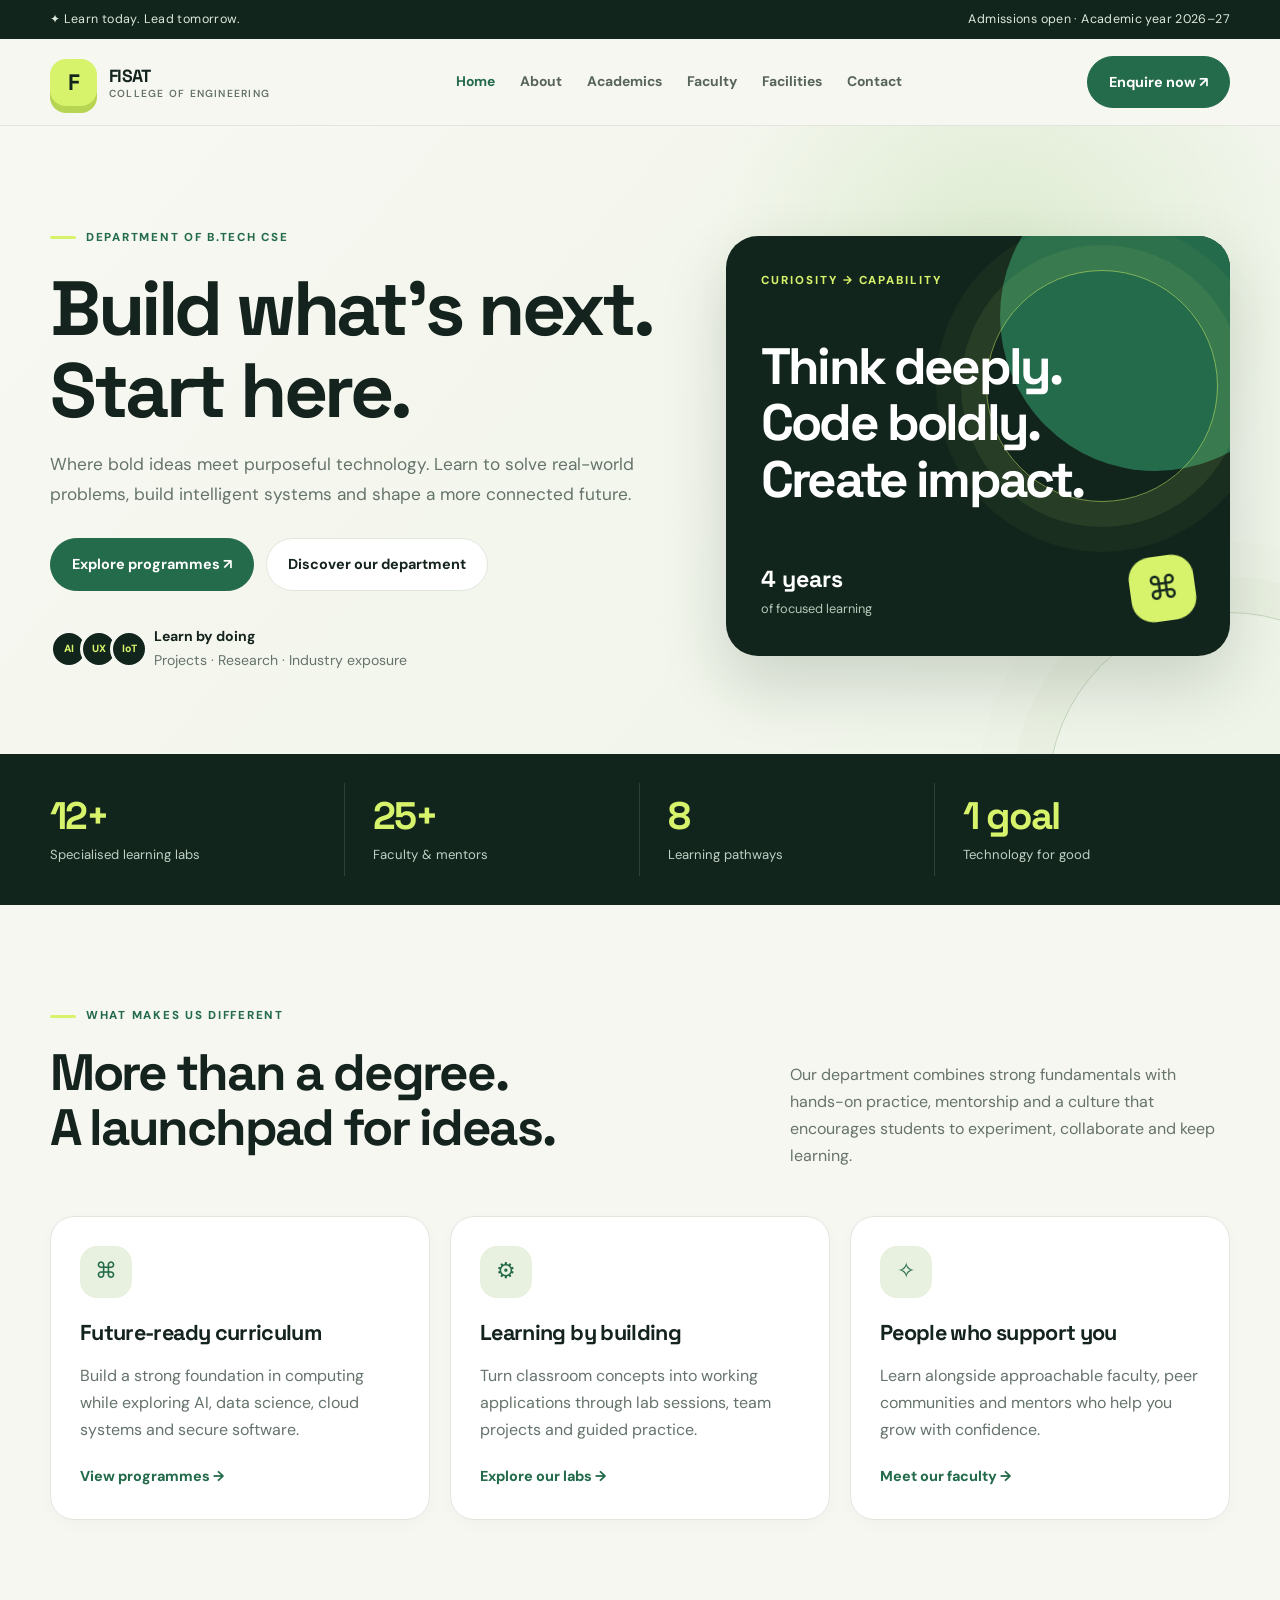
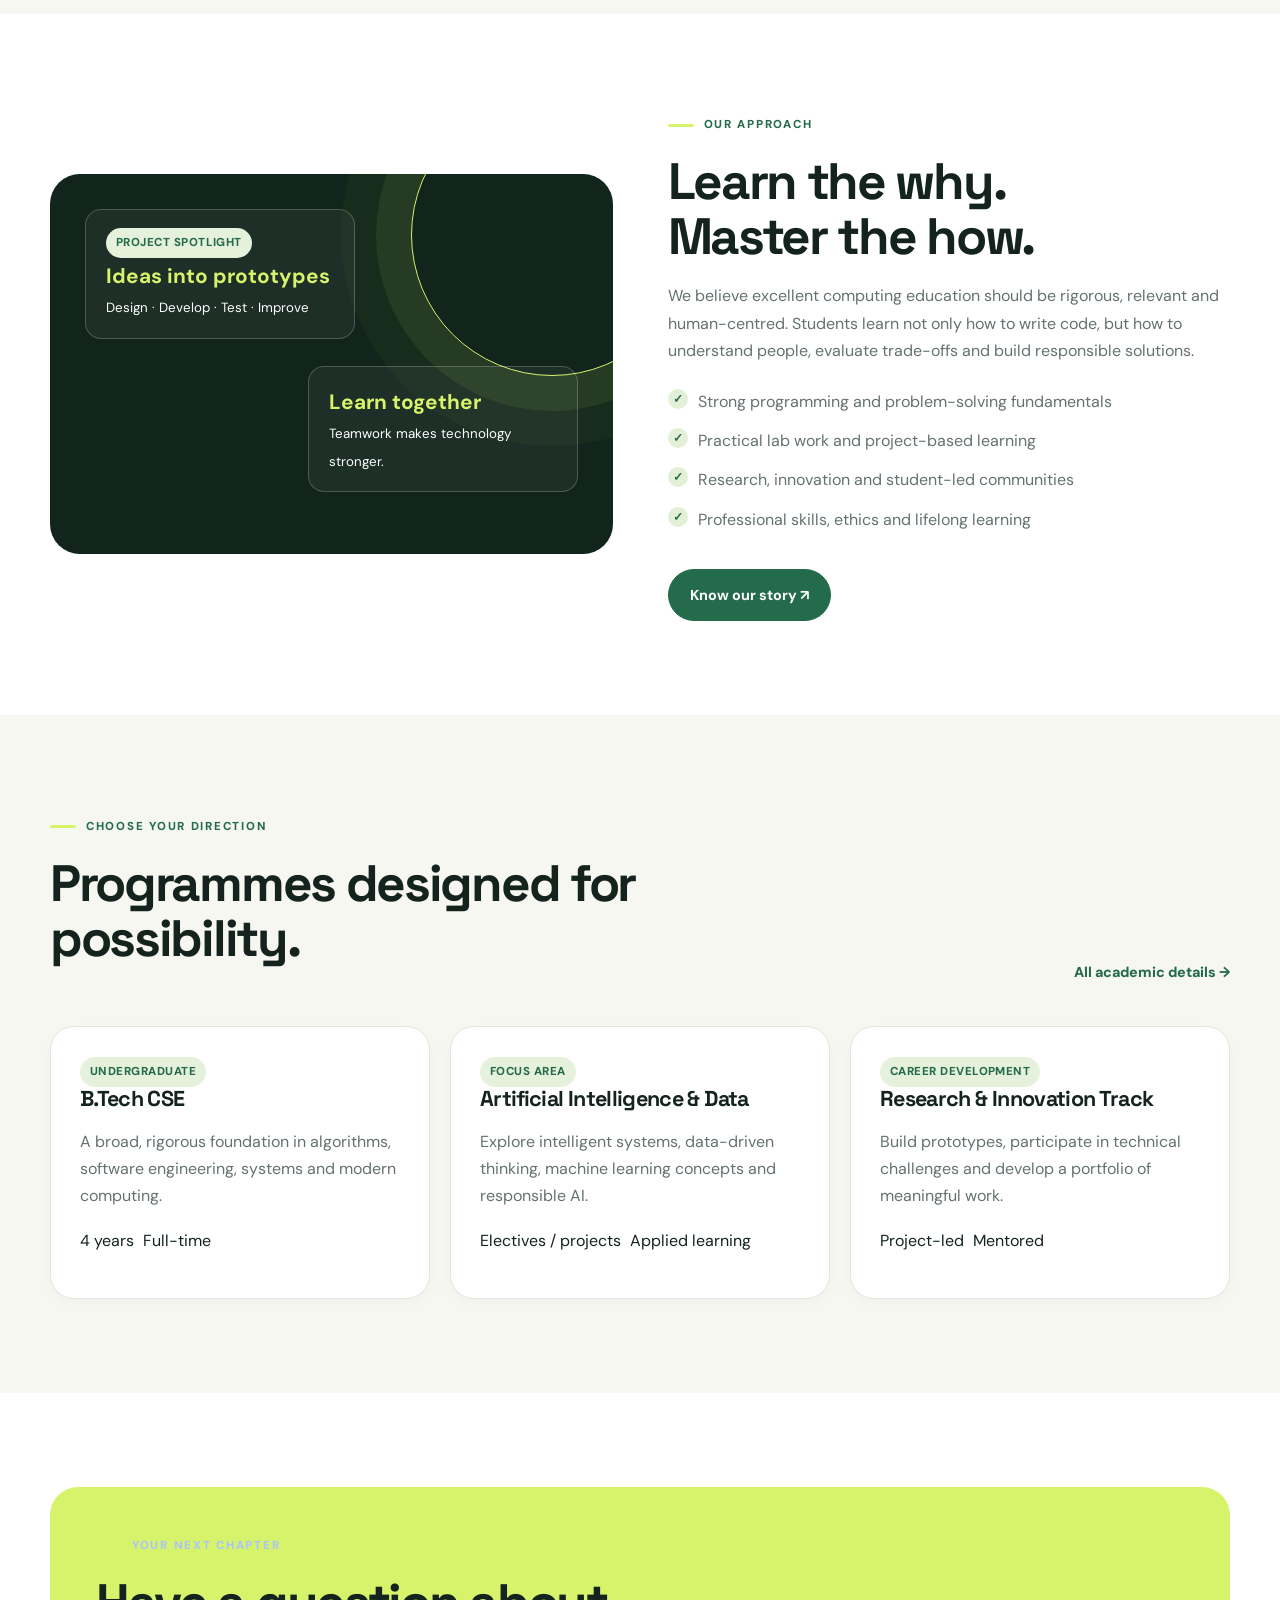
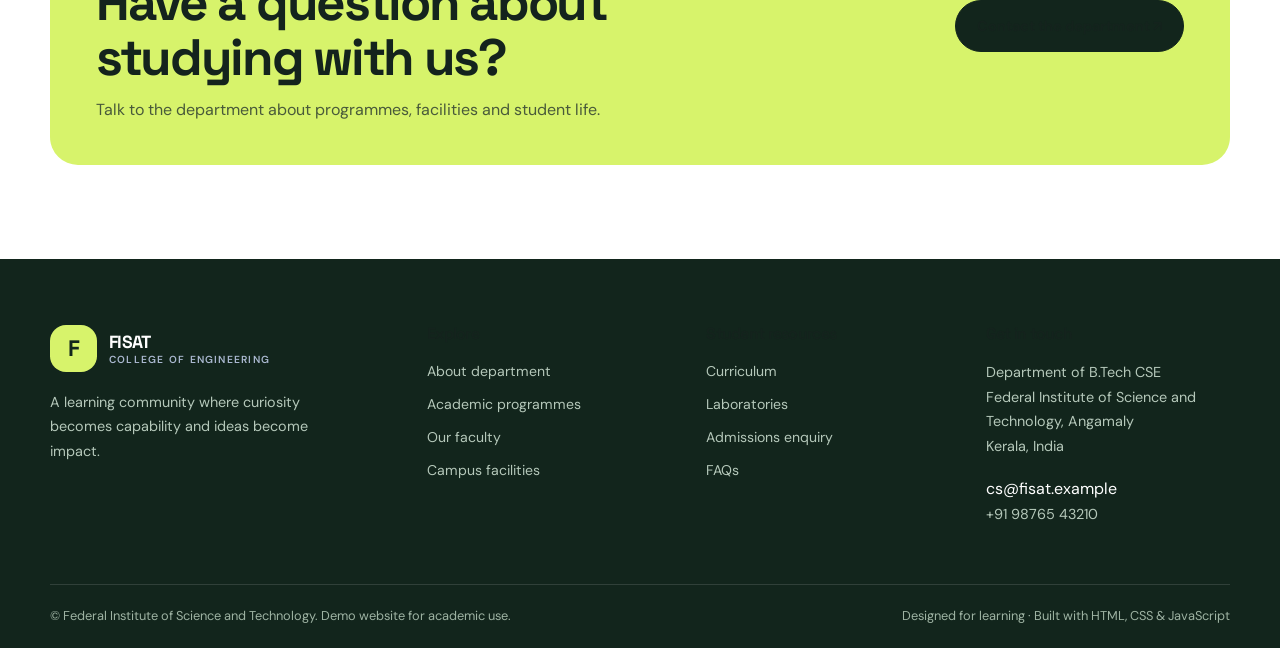
<file: index.html>
<!DOCTYPE html>
<html lang="en">
	<head>
		<meta charset="UTF-8">
		<meta name="viewport" content="width=device-width, initial-scale=1.0">
		<meta name="description" content="Department of B.Tech CSE at Federal Institute of Science and Technology. Explore programmes, faculty, facilities and admissions.">
		<title>Home | Federal Institute of Science and Technology</title>
		<link rel="stylesheet" href="style.css">
	</head>
	<body>
		<div class="topbar">
			<div class="container">
				<span>✦ Learn today. Lead tomorrow.</span>
				<span>Admissions open · Academic year 2026–27</span>
			</div>
		</div>
		<header class="navbar">
			<div class="container nav-inner">
				<a class="brand" href="index.html">
					<span class="brand-mark">F</span>
					<span>FISAT <small>College of Engineering</small></span>
				</a>
				<button class="menu-toggle" aria-label="Toggle navigation" aria-expanded="false">☰</button>
				<nav class="nav-links" aria-label="Main navigation">
					<a href="index.html" data-page="index" class="active">Home</a>
					<a href="about.html" data-page="about">About</a>
					<a href="academics.html" data-page="academics">Academics</a>
					<a href="faculty.html" data-page="faculty">Faculty</a>
					<a href="facilities.html" data-page="facilities">Facilities</a>
					<a href="contact.html" data-page="contact">Contact</a>
				</nav>
				<a class="nav-cta" href="contact.html">Enquire now ↗</a>
			</div>
		</header>

		<main>
			<section class="hero">
				<div class="container hero-grid">
					<div>
						<span class="eyebrow">Department of B.Tech CSE</span>
						<h1>Build what’s next. <span style="color:var(--blue)">Start here.</span></h1>
						<p>Where bold ideas meet purposeful technology. Learn to solve real-world problems, build intelligent systems and shape a more connected future.</p>
						<div class="hero-actions">
							<a class="btn" href="academics.html">Explore programmes ↗</a>
							<a class="btn btn-light" href="about.html">Discover our department</a>
						</div>
						<div class="hero-note">
							<div class="avatar-stack">
								<span>AI</span>
								<span>UX</span>
								<span>IoT</span>
							</div>
							<span><strong style="color:var(--ink)">Learn by doing</strong><br>Projects · Research · Industry exposure</span>
						</div>
					</div>
					<div class="hero-art">
						<div class="art-kicker">Curiosity → capability</div>
						<div class="art-title">Think deeply.<br>Code boldly.<br>Create impact.</div>
						<div class="art-bottom">
							<div class="art-stat">
								<strong>4 years</strong>
								<span>of focused learning</span>
							</div>
							<div class="art-symbol">⌘</div>
						</div>
					</div>
				</div>
			</section>
			<section class="stats">
				<div class="container stats-grid">
					<div class="stat">
						<strong>12+</strong>
						<span>Specialised learning labs</span>
					</div>
					<div class="stat">
						<strong>25+</strong>
						<span>Faculty & mentors</span>
					</div>
					<div class="stat">
						<strong>8</strong>
						<span>Learning pathways</span>
					</div>
					<div class="stat">
						<strong>1 goal</strong>
						<span>Technology for good</span>
					</div>
				</div>
			</section>
			<section class="section">
				<div class="container">
					<div class="section-head">
						<div>
							<span class="eyebrow">What makes us different</span>
							<h2>More than a degree.<br>A launchpad for ideas.</h2>
						</div>
						<p>Our department combines strong fundamentals with hands-on practice, mentorship and a culture that encourages students to experiment, collaborate and keep learning.</p>
					</div>
					<div class="cards">
						<article class="card">
							<div class="icon-box">⌘</div>
							<h3>Future-ready curriculum</h3>
							<p>Build a strong foundation in computing while exploring AI, data science, cloud systems and secure software.</p>
							<a class="text-link" href="academics.html">View programmes →</a>
						</article>
						<article class="card">
							<div class="icon-box">⚙</div>
							<h3>Learning by building</h3>
							<p>Turn classroom concepts into working applications through lab sessions, team projects and guided practice.</p>
							<a class="text-link" href="facilities.html#labs">Explore our labs →</a>
						</article>
						<article class="card">
							<div class="icon-box">✧</div>
							<h3>People who support you</h3>
							<p>Learn alongside approachable faculty, peer communities and mentors who help you grow with confidence.</p>
							<a class="text-link" href="faculty.html">Meet our faculty →</a>
						</article>
					</div>
				</div>
			</section>
			<section class="section section-white">
				<div class="container split">
					<div class="visual-panel">
						<div class="mini-card">
							<span class="tag">PROJECT SPOTLIGHT</span>
							<strong>Ideas into prototypes</strong>
							<small>Design · Develop · Test · Improve</small>
						</div>
						<div class="mini-card" style="margin-left:auto">
							<strong>Learn together</strong>
							<small>Teamwork makes technology stronger.</small>
						</div>
						<div class="orb"></div>
					</div>
					<div>
						<span class="eyebrow">Our approach</span>
						<h2>Learn the why.<br>Master the how.</h2>
						<p>We believe excellent computing education should be rigorous, relevant and human-centred. Students learn not only how to write code, but how to understand people, evaluate trade-offs and build responsible solutions.</p>
						<ul class="check-list">
							<li>Strong programming and problem-solving fundamentals</li>
							<li>Practical lab work and project-based learning</li>
							<li>Research, innovation and student-led communities</li>
							<li>Professional skills, ethics and lifelong learning</li>
						</ul>
						<a class="btn" href="about.html">Know our story ↗</a>
					</div>
				</div>
			</section>
			<section class="section">
				<div class="container">
					<div class="section-head">
						<div>
							<span class="eyebrow">Choose your direction</span>
							<h2>Programmes designed for possibility.</h2>
						</div>
						<a class="text-link" href="academics.html">All academic details →</a>
					</div>
					<div class="cards">
						<article class="card programme">
							<span class="tag">UNDERGRADUATE</span>
							<h3>B.Tech CSE</h3>
							<p>A broad, rigorous foundation in algorithms, software engineering, systems and modern computing.</p>
							<div class="meta">
								<span>4 years</span>
								<span>Full-time</span>
							</div>
						</article>
						<article class="card programme">
							<span class="tag">FOCUS AREA</span>
							<h3>Artificial Intelligence & Data</h3>
							<p>Explore intelligent systems, data-driven thinking, machine learning concepts and responsible AI.</p>
							<div class="meta">
								<span>Electives / projects</span>
								<span>Applied learning</span>
							</div>
						</article>
						<article class="card programme">
							<span class="tag">CAREER DEVELOPMENT</span>
							<h3>Research & Innovation Track</h3>
							<p>Build prototypes, participate in technical challenges and develop a portfolio of meaningful work.</p>
							<div class="meta">
								<span>Project-led</span>
								<span>Mentored</span>
							</div>
						</article>
					</div>
				</div>
			</section>
			<section class="section section-white">
				<div class="container">
					<div class="banner">
						<div>
							<span class="eyebrow" style="color:#a9c3ff">Your next chapter</span>
							<h2>Have a question about studying with us?</h2>
							<p>Talk to the department about programmes, facilities and student life.</p>
						</div>
						<a class="btn btn-light" href="contact.html">Contact the department ↗</a>
					</div>
				</div>
			</section>
		</main>

		<footer class="footer">
			<div class="container">
				<div class="footer-grid">
					<div>
						<a class="brand" href="index.html">
							<span class="brand-mark">F</span>
							<span style="color:white">FISAT <small style="color:#aab8d0">College of Engineering</small></span>
						</a>
						<p style="margin-top:18px;max-width:310px">A learning community where curiosity becomes capability and ideas become impact.</p>
					</div>
					<div>
						<h4>Explore</h4>
						<div class="footer-links">
							<a href="about.html">About department</a>
							<a href="academics.html">Academic programmes</a>
							<a href="faculty.html">Our faculty</a>
							<a href="facilities.html">Campus facilities</a>
						</div>
					</div>
					<div>
						<h4>Student resources</h4>
						<div class="footer-links">
							<a href="academics.html#curriculum">Curriculum</a>
							<a href="facilities.html#labs">Laboratories</a>
							<a href="contact.html">Admissions enquiry</a>
							<a href="contact.html#faq">FAQs</a>
						</div>
					</div>
					<div>
						<h4>Get in touch</h4>
						<p>Department of B.Tech CSE<br>Federal Institute of Science and Technology, Angamaly<br>Kerala, India</p>
						<a href="mailto:cs@fisat.example">cs@fisat.example</a>
						<p>+91 98765 43210</p>
					</div>
				</div>
				<div class="footer-bottom">
					<span>© <span data-year></span> Federal Institute of Science and Technology. Demo website for academic use.</span>
					<span>Designed for learning · Built with HTML, CSS & JavaScript</span>
				</div>
			</div>
		</footer>
		<script src="script.js"></script>
	</body>
</html>
</file>
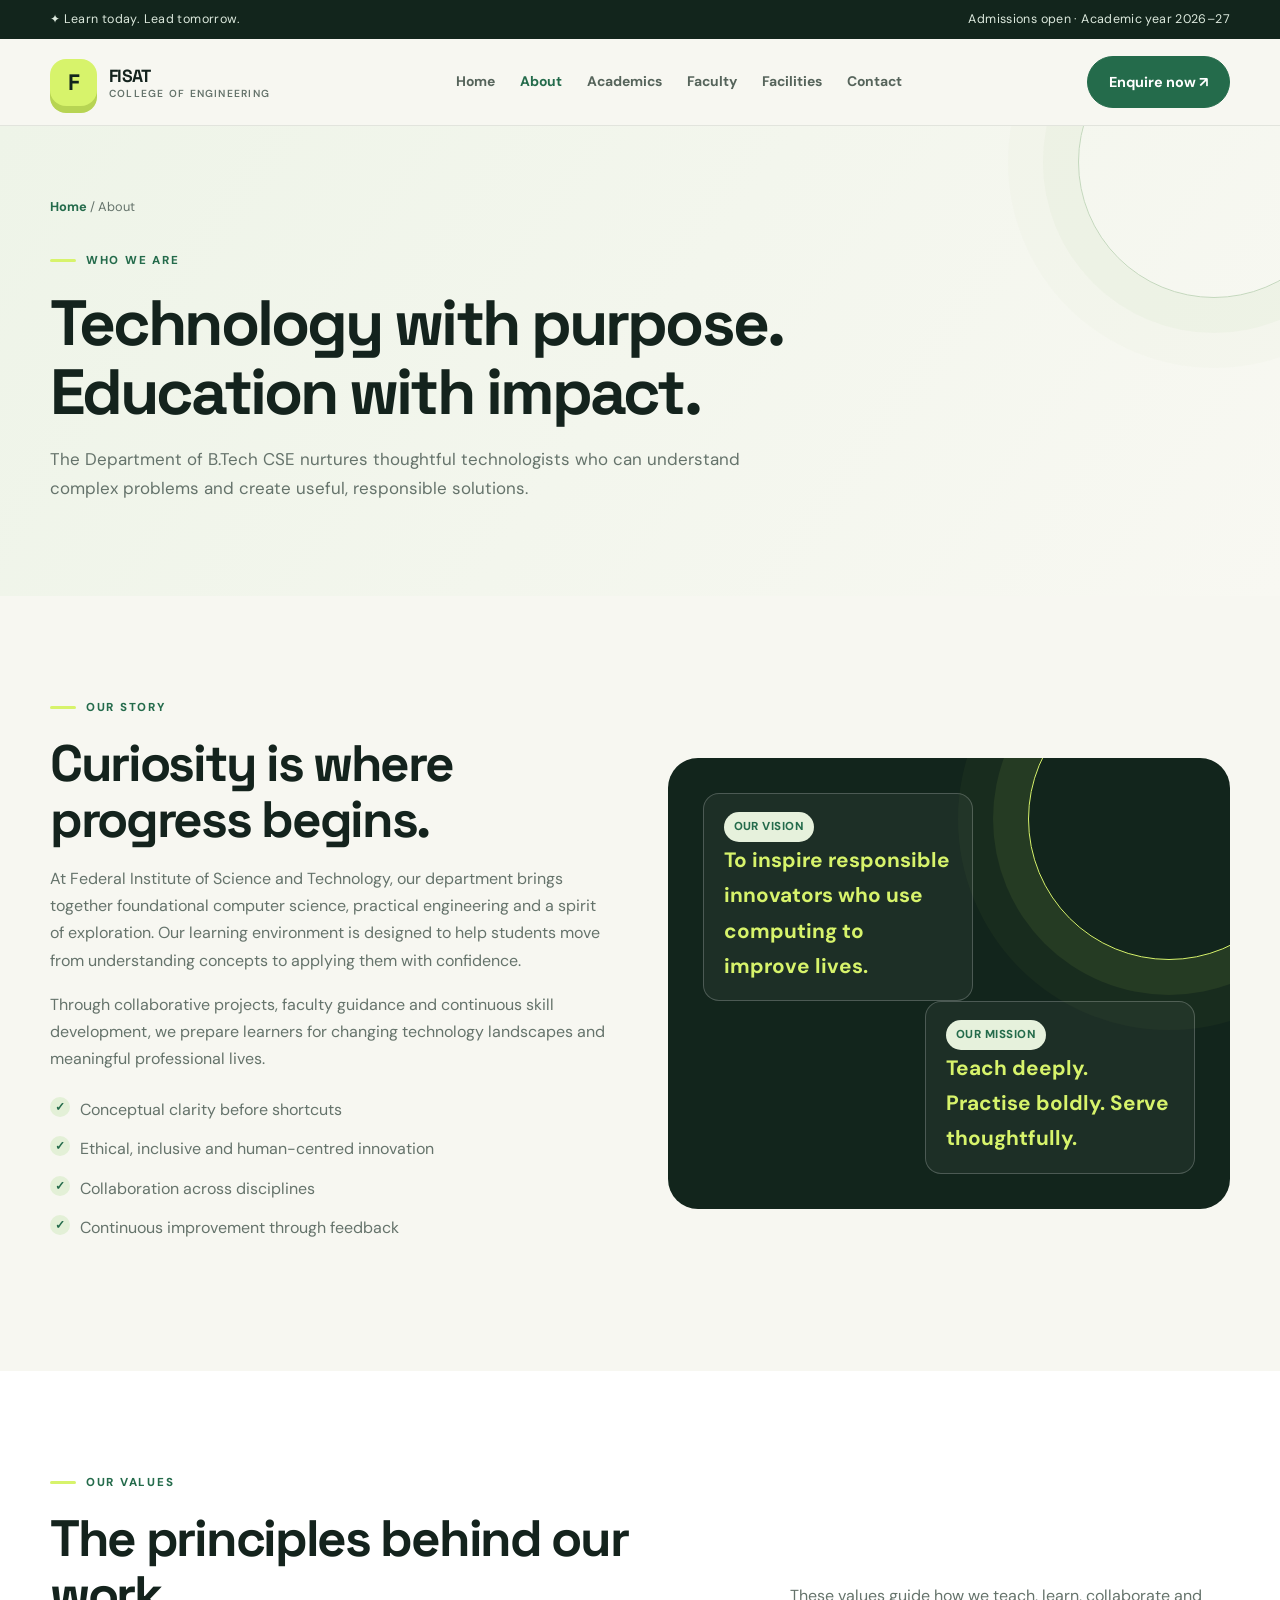
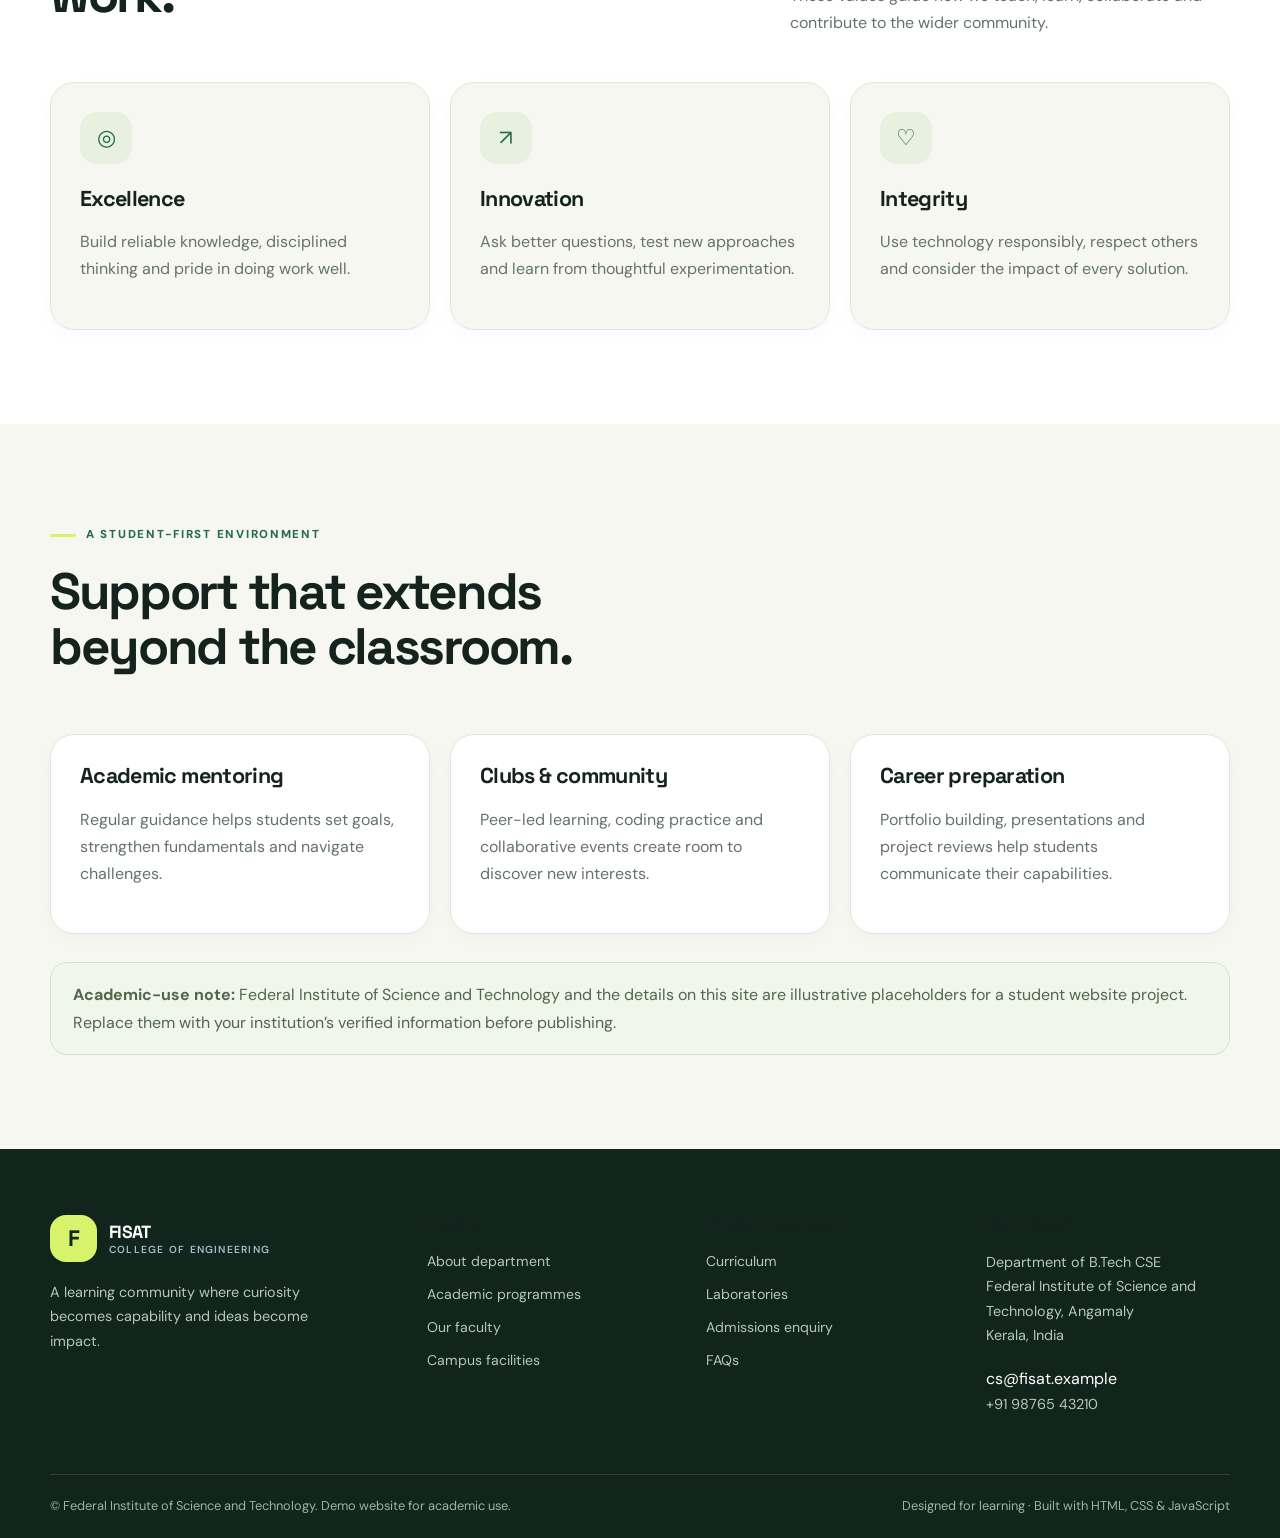
<file: about.html>
<!DOCTYPE html>
<html lang="en">
	<head>
		<meta charset="UTF-8">
		<meta name="viewport" content="width=device-width, initial-scale=1.0">
		<meta name="description" content="Department of B.Tech CSE at Federal Institute of Science and Technology. Explore programmes, faculty, facilities and admissions.">
		<title>About the Department | Federal Institute of Science and Technology</title>
		<link rel="stylesheet" href="style.css">
	</head>
	<body>
		<div class="topbar">
			<div class="container">
				<span>✦ Learn today. Lead tomorrow.</span>
				<span>Admissions open · Academic year 2026–27</span>
			</div>
		</div>

		<header class="navbar">
			<div class="container nav-inner">
				<a class="brand" href="index.html">
					<span class="brand-mark">F</span>
					<span>FISAT <small>College of Engineering</small></span>
				</a>
				<button class="menu-toggle" aria-label="Toggle navigation" aria-expanded="false">☰</button>
				<nav class="nav-links" aria-label="Main navigation">
					<a href="index.html" data-page="index">Home</a>
					<a href="about.html" data-page="about" class="active">About</a>
					<a href="academics.html" data-page="academics">Academics</a>
					<a href="faculty.html" data-page="faculty">Faculty</a>
					<a href="facilities.html" data-page="facilities">Facilities</a>
					<a href="contact.html" data-page="contact">Contact</a>
				</nav>
				<a class="nav-cta" href="contact.html">Enquire now ↗</a>
			</div>
		</header>

		<main>
			<section class="page-hero">
				<div class="container">
					<div class="breadcrumbs"><a href="index.html">Home</a> / About</div>
					<span class="eyebrow">Who we are</span>
					<h1>Technology with purpose.<br>Education with impact.</h1>
					<p>The Department of B.Tech CSE nurtures thoughtful technologists who can understand complex problems and create useful, responsible solutions.</p>
				</div>
			</section>
			<section class="section">
				<div class="container split">
					<div>
						<span class="eyebrow">Our story</span>
						<h2>Curiosity is where progress begins.</h2>
						<p>At Federal Institute of Science and Technology, our department brings together foundational computer science, practical engineering and a spirit of exploration. Our learning environment is designed to help students move from understanding concepts to applying them with confidence.</p>
						<p>Through collaborative projects, faculty guidance and continuous skill development, we prepare learners for changing technology landscapes and meaningful professional lives.</p>
						<ul class="check-list">
							<li>Conceptual clarity before shortcuts</li>
							<li>Ethical, inclusive and human-centred innovation</li>
							<li>Collaboration across disciplines</li>
							<li>Continuous improvement through feedback</li>
						</ul>
					</div>
					<div class="visual-panel">
						<div class="mini-card">
							<span class="tag">OUR VISION</span>
							<strong>To inspire responsible innovators who use computing to improve lives.</strong>
						</div>
						<div class="mini-card" style="margin-left:auto">
							<span class="tag">OUR MISSION</span>
							<strong>Teach deeply. Practise boldly. Serve thoughtfully.</strong>
						</div>
						<div class="orb"></div>
					</div>
				</div>
			</section>
			<section class="section section-white">
				<div class="container">
					<div class="section-head">
						<div>
							<span class="eyebrow">Our values</span>
							<h2>The principles behind our work.</h2>
						</div>
						<p>These values guide how we teach, learn, collaborate and contribute to the wider community.</p>
					</div>
					<div class="cards">
						<article class="card">
							<div class="icon-box">◎</div>
							<h3>Excellence</h3>
							<p>Build reliable knowledge, disciplined thinking and pride in doing work well.</p>
						</article>
						<article class="card">
							<div class="icon-box">↗</div>
							<h3>Innovation</h3>
							<p>Ask better questions, test new approaches and learn from thoughtful experimentation.</p>
						</article>
						<article class="card">
							<div class="icon-box">♡</div>
							<h3>Integrity</h3>
							<p>Use technology responsibly, respect others and consider the impact of every solution.</p>
						</article>
					</div>
				</div>
			</section>
			<section class="section">
				<div class="container">
					<div class="section-head">
						<div>
							<span class="eyebrow">A student-first environment</span>
							<h2>Support that extends beyond the classroom.</h2>
						</div>
					</div>
					<div class="cards">
						<article class="card">
							<h3>Academic mentoring</h3>
							<p>Regular guidance helps students set goals, strengthen fundamentals and navigate challenges.</p>
						</article>
						<article class="card">
							<h3>Clubs & community</h3>
							<p>Peer-led learning, coding practice and collaborative events create room to discover new interests.</p>
						</article>
						<article class="card">
							<h3>Career preparation</h3>
							<p>Portfolio building, presentations and project reviews help students communicate their capabilities.</p>
						</article>
					</div>
					<div class="notice-box" style="margin-top:28px">
						<strong>Academic-use note:</strong> Federal Institute of Science and Technology and the details on this site are illustrative placeholders for a student website project. Replace them with your institution’s verified information before publishing.
					</div>
				</div>
			</section>
		</main>

		<footer class="footer">
			<div class="container">
				<div class="footer-grid">
					<div>
						<a class="brand" href="index.html">
							<span class="brand-mark">F</span>
							<span style="color:white">FISAT <small style="color:#aab8d0">College of Engineering</small></span>
						</a>
						<p style="margin-top:18px;max-width:310px">A learning community where curiosity becomes capability and ideas become impact.</p>
					</div>
					<div>
						<h4>Explore</h4>
						<div class="footer-links">
							<a href="about.html">About department</a>
							<a href="academics.html">Academic programmes</a>
							<a href="faculty.html">Our faculty</a>
							<a href="facilities.html">Campus facilities</a>
						</div>
					</div>
					<div>
						<h4>Student resources</h4>
						<div class="footer-links">
							<a href="academics.html#curriculum">Curriculum</a>
							<a href="facilities.html#labs">Laboratories</a>
							<a href="contact.html">Admissions enquiry</a>
							<a href="contact.html#faq">FAQs</a>
						</div>
					</div>
					<div>
						<h4>Get in touch</h4>
						<p>Department of B.Tech CSE<br>Federal Institute of Science and Technology, Angamaly<br>Kerala, India</p>
						<a href="mailto:cs@fisat.example">cs@fisat.example</a>
						<p>+91 98765 43210</p>
					</div>
				</div>
				<div class="footer-bottom">
					<span>© <span data-year></span> Federal Institute of Science and Technology. Demo website for academic use.</span>
					<span>Designed for learning · Built with HTML, CSS & JavaScript</span>
				</div>
			</div>
		</footer>
		<script src="script.js"></script>
	</body>
</html>
</file>
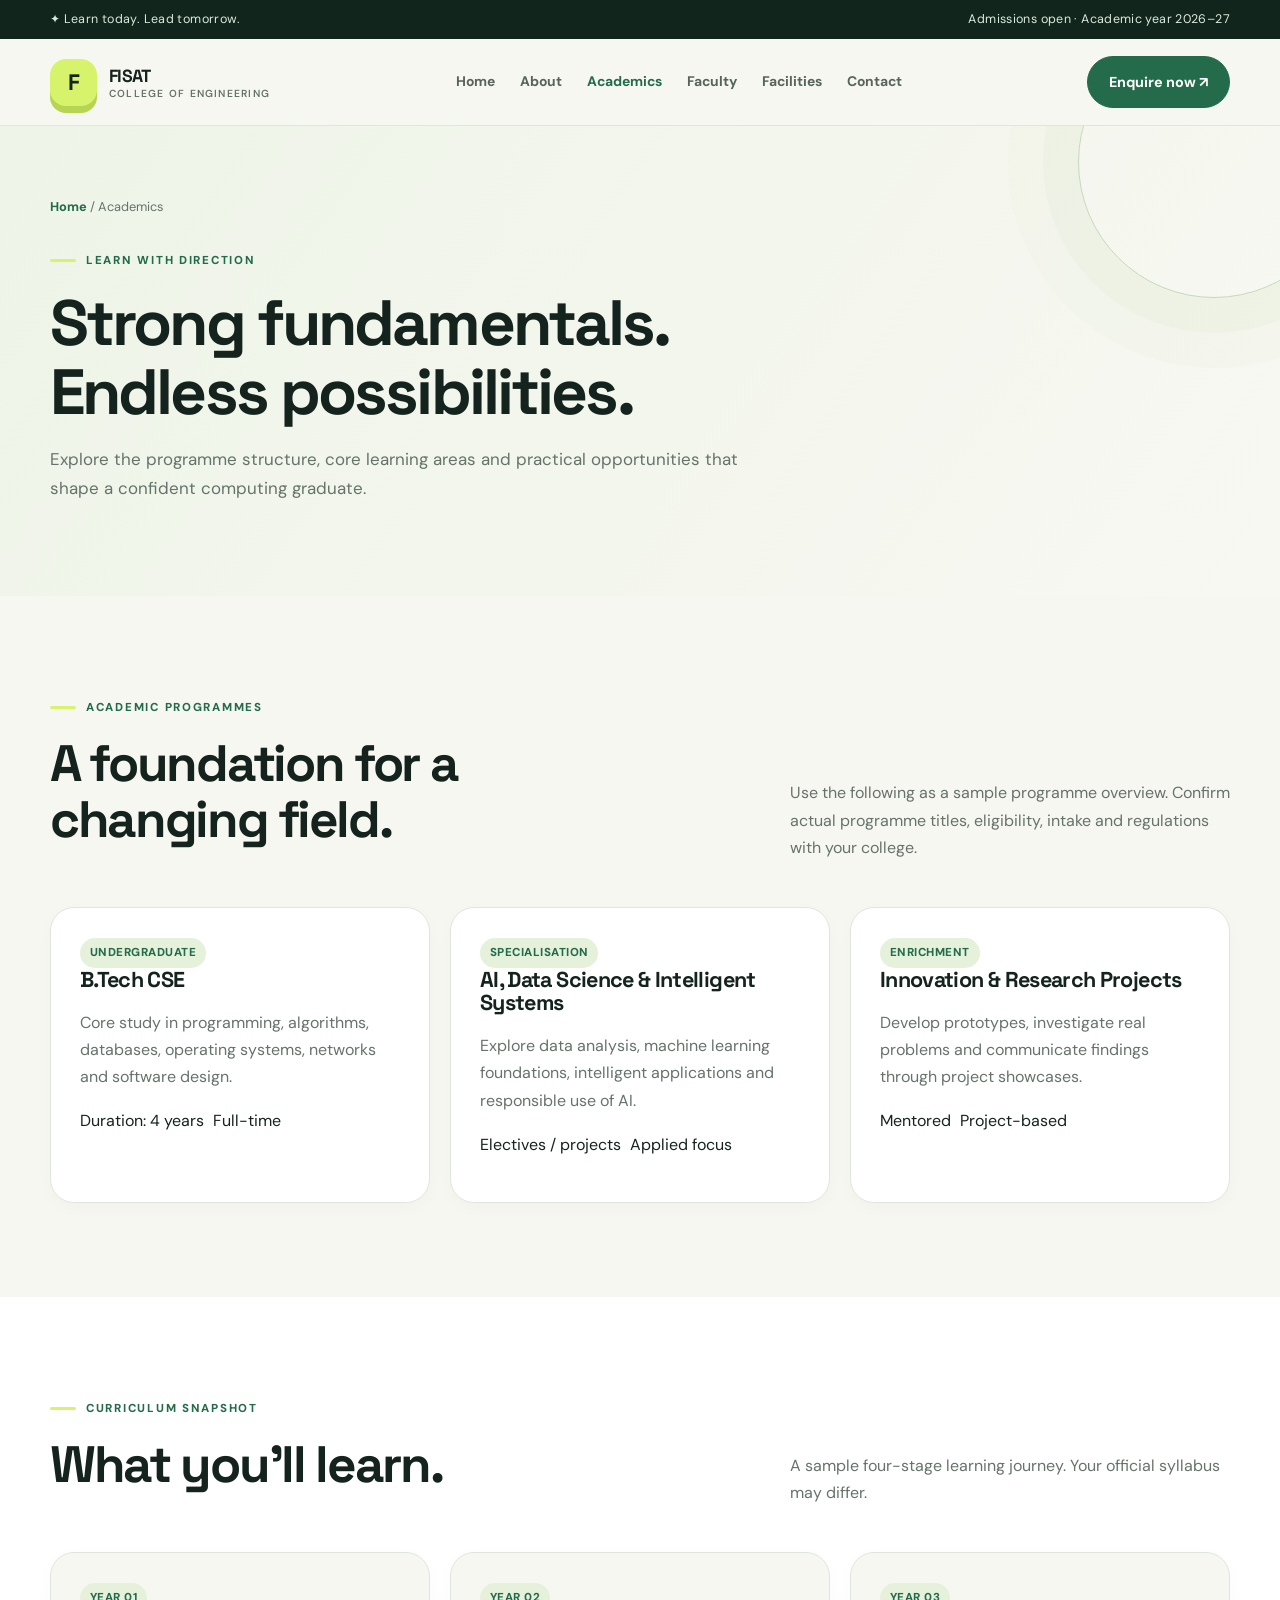
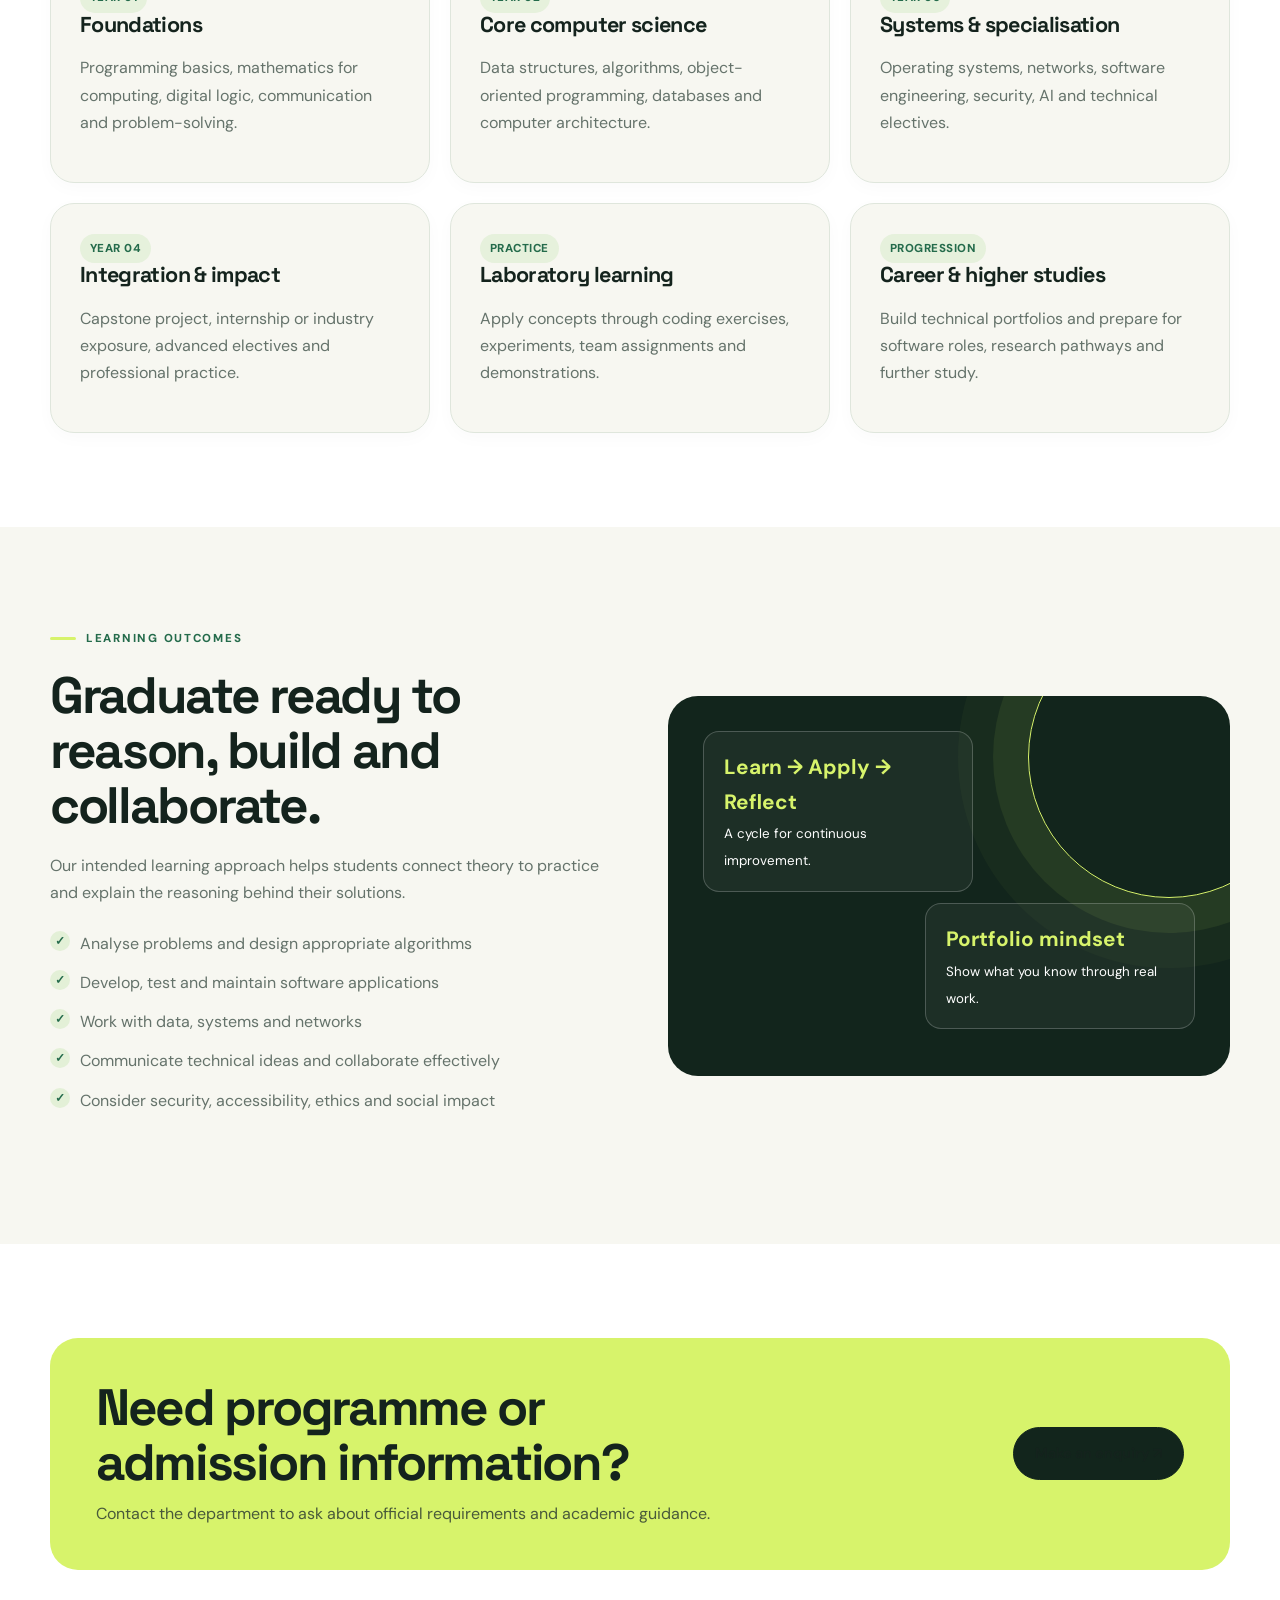
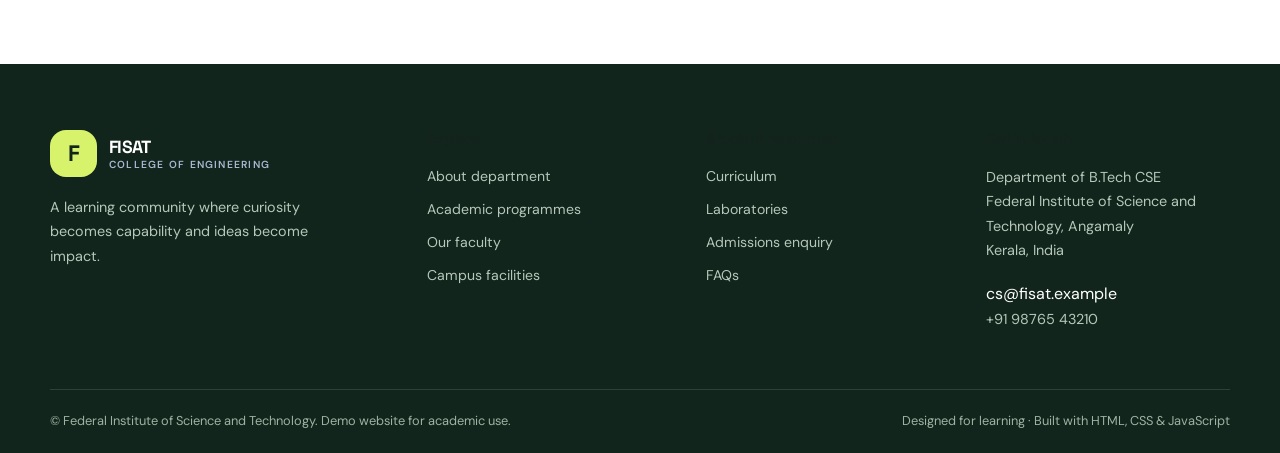
<file: academics.html>
<!doctype html>
<html lang="en">
  <head>
    <meta charset="UTF-8" />
    <meta name="viewport" content="width=device-width, initial-scale=1.0" />
    <meta
      name="description"
      content="Department of B.Tech CSE at Federal Institute of Science and Technology. Explore programmes, faculty, facilities and admissions."
    />
    <title>Academics | Federal Institute of Science and Technology</title>
    <link rel="stylesheet" href="style.css" />
  </head>
  <body>
    <div class="topbar">
      <div class="container">
        <span>✦ Learn today. Lead tomorrow.</span
        ><span>Admissions open · Academic year 2026–27</span>
      </div>
    </div>
    <header class="navbar">
      <div class="container nav-inner">
        <a class="brand" href="index.html"
          ><span class="brand-mark">F</span
          ><span>FISAT <small>College of Engineering</small></span></a
        >
        <button
          class="menu-toggle"
          aria-label="Toggle navigation"
          aria-expanded="false"
        >
          ☰
        </button>
        <nav class="nav-links" aria-label="Main navigation">
          <a href="index.html" data-page="index">Home</a
          ><a href="about.html" data-page="about">About</a
          ><a href="academics.html" data-page="academics" class="active"
            >Academics</a
          ><a href="faculty.html" data-page="faculty">Faculty</a
          ><a href="facilities.html" data-page="facilities">Facilities</a
          ><a href="contact.html" data-page="contact">Contact</a>
        </nav>
        <a class="nav-cta" href="contact.html">Enquire now ↗</a>
      </div>
    </header>

    <main>
      <section class="page-hero">
        <div class="container">
          <div class="breadcrumbs">
            <a href="index.html">Home</a> / Academics
          </div>
          <span class="eyebrow">Learn with direction</span>
          <h1>Strong fundamentals.<br />Endless possibilities.</h1>
          <p>
            Explore the programme structure, core learning areas and practical
            opportunities that shape a confident computing graduate.
          </p>
        </div>
      </section>
      <section class="section">
        <div class="container">
          <div class="section-head">
            <div>
              <span class="eyebrow">Academic programmes</span>
              <h2>A foundation for a changing field.</h2>
            </div>
            <p>
              Use the following as a sample programme overview. Confirm actual
              programme titles, eligibility, intake and regulations with your
              college.
            </p>
          </div>
          <div class="cards">
            <article class="card programme">
              <span class="tag">UNDERGRADUATE</span>
              <h3>B.Tech CSE</h3>
              <p>
                Core study in programming, algorithms, databases, operating
                systems, networks and software design.
              </p>
              <div class="meta">
                <span>Duration: 4 years</span><span>Full-time</span>
              </div>
            </article>
            <article class="card programme">
              <span class="tag">SPECIALISATION</span>
              <h3>AI, Data Science & Intelligent Systems</h3>
              <p>
                Explore data analysis, machine learning foundations, intelligent
                applications and responsible use of AI.
              </p>
              <div class="meta">
                <span>Electives / projects</span><span>Applied focus</span>
              </div>
            </article>
            <article class="card programme">
              <span class="tag">ENRICHMENT</span>
              <h3>Innovation & Research Projects</h3>
              <p>
                Develop prototypes, investigate real problems and communicate
                findings through project showcases.
              </p>
              <div class="meta">
                <span>Mentored</span><span>Project-based</span>
              </div>
            </article>
          </div>
        </div>
      </section>
      <section class="section section-white" id="curriculum">
        <div class="container">
          <div class="section-head">
            <div>
              <span class="eyebrow">Curriculum snapshot</span>
              <h2>What you’ll learn.</h2>
            </div>
            <p>
              A sample four-stage learning journey. Your official syllabus may
              differ.
            </p>
          </div>
          <div class="cards">
            <article class="card">
              <span class="tag">YEAR 01</span>
              <h3>Foundations</h3>
              <p>
                Programming basics, mathematics for computing, digital logic,
                communication and problem-solving.
              </p>
            </article>
            <article class="card">
              <span class="tag">YEAR 02</span>
              <h3>Core computer science</h3>
              <p>
                Data structures, algorithms, object-oriented programming,
                databases and computer architecture.
              </p>
            </article>
            <article class="card">
              <span class="tag">YEAR 03</span>
              <h3>Systems & specialisation</h3>
              <p>
                Operating systems, networks, software engineering, security, AI
                and technical electives.
              </p>
            </article>
            <article class="card">
              <span class="tag">YEAR 04</span>
              <h3>Integration & impact</h3>
              <p>
                Capstone project, internship or industry exposure, advanced
                electives and professional practice.
              </p>
            </article>
            <article class="card">
              <span class="tag">PRACTICE</span>
              <h3>Laboratory learning</h3>
              <p>
                Apply concepts through coding exercises, experiments, team
                assignments and demonstrations.
              </p>
            </article>
            <article class="card">
              <span class="tag">PROGRESSION</span>
              <h3>Career & higher studies</h3>
              <p>
                Build technical portfolios and prepare for software roles,
                research pathways and further study.
              </p>
            </article>
          </div>
        </div>
      </section>
      <section class="section">
        <div class="container split">
          <div>
            <span class="eyebrow">Learning outcomes</span>
            <h2>Graduate ready to reason, build and collaborate.</h2>
            <p>
              Our intended learning approach helps students connect theory to
              practice and explain the reasoning behind their solutions.
            </p>
            <ul class="check-list">
              <li>Analyse problems and design appropriate algorithms</li>
              <li>Develop, test and maintain software applications</li>
              <li>Work with data, systems and networks</li>
              <li>Communicate technical ideas and collaborate effectively</li>
              <li>
                Consider security, accessibility, ethics and social impact
              </li>
            </ul>
          </div>
          <div class="visual-panel">
            <div class="mini-card">
              <strong>Learn → Apply → Reflect</strong
              ><small>A cycle for continuous improvement.</small>
            </div>
            <div class="mini-card" style="margin-left: auto">
              <strong>Portfolio mindset</strong
              ><small>Show what you know through real work.</small>
            </div>
            <div class="orb"></div>
          </div>
        </div>
      </section>
      <section class="section section-white">
        <div class="container">
          <div class="banner">
            <div>
              <h2>Need programme or admission information?</h2>
              <p>
                Contact the department to ask about official requirements and
                academic guidance.
              </p>
            </div>
            <a class="btn btn-light" href="contact.html">Make an enquiry ↗</a>
          </div>
        </div>
      </section>
    </main>

    <footer class="footer">
      <div class="container">
        <div class="footer-grid">
          <div>
            <a class="brand" href="index.html"
              ><span class="brand-mark">F</span
              ><span style="color: white"
                >FISAT
                <small style="color: #aab8d0"
                  >College of Engineering</small
                ></span
              ></a
            >
            <p style="margin-top: 18px; max-width: 310px">
              A learning community where curiosity becomes capability and ideas
              become impact.
            </p>
          </div>
          <div>
            <h4>Explore</h4>
            <div class="footer-links">
              <a href="about.html">About department</a
              ><a href="academics.html">Academic programmes</a
              ><a href="faculty.html">Our faculty</a
              ><a href="facilities.html">Campus facilities</a>
            </div>
          </div>
          <div>
            <h4>Student resources</h4>
            <div class="footer-links">
              <a href="academics.html#curriculum">Curriculum</a
              ><a href="facilities.html#labs">Laboratories</a
              ><a href="contact.html">Admissions enquiry</a
              ><a href="contact.html#faq">FAQs</a>
            </div>
          </div>
          <div>
            <h4>Get in touch</h4>
            <p>
              Department of B.Tech CSE<br />Federal Institute of Science and
              Technology, Angamaly<br />Kerala, India
            </p>
            <a href="mailto:cs@fisat.example">cs@fisat.example</a>
            <p>+91 98765 43210</p>
          </div>
        </div>
        <div class="footer-bottom">
          <span
            >© <span data-year></span> Federal Institute of Science and
            Technology. Demo website for academic use.</span
          ><span
            >Designed for learning · Built with HTML, CSS & JavaScript</span
          >
        </div>
      </div>
    </footer>
    <script src="script.js"></script>
  </body>
</html>
</file>
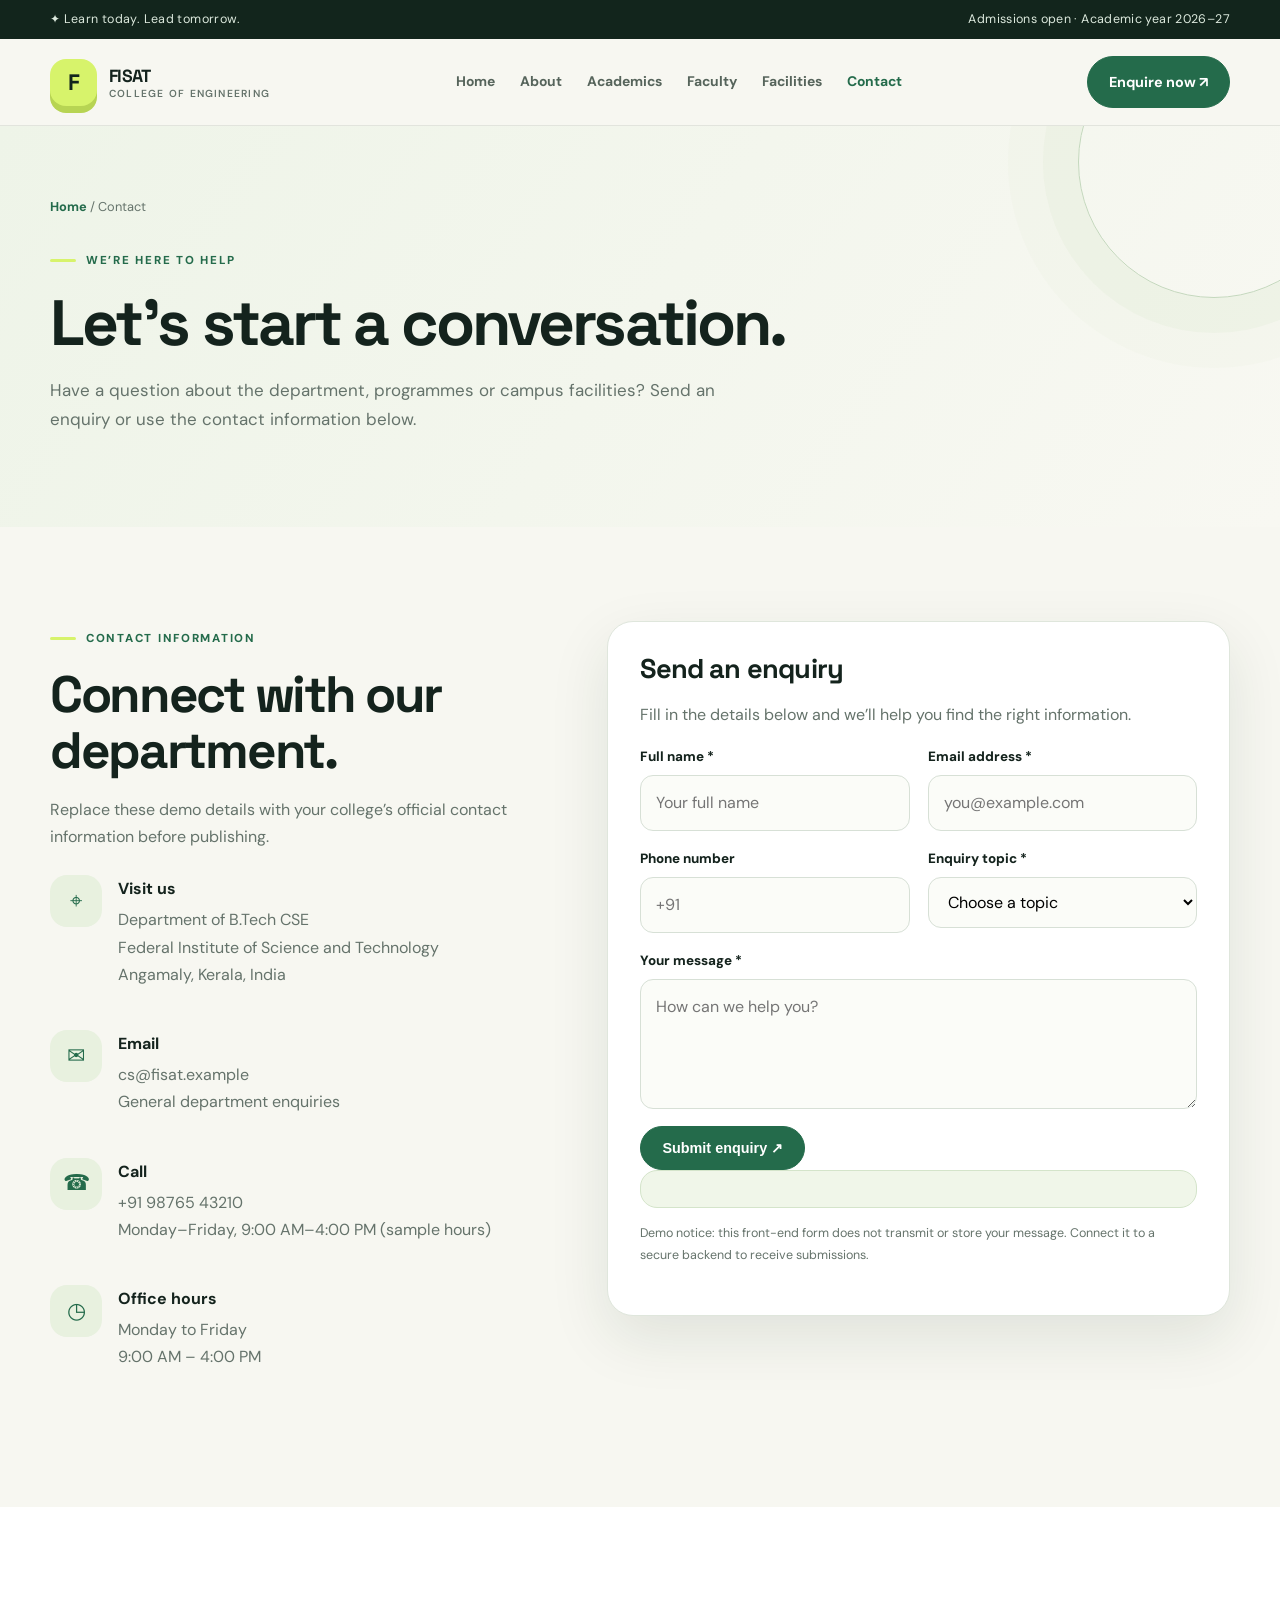
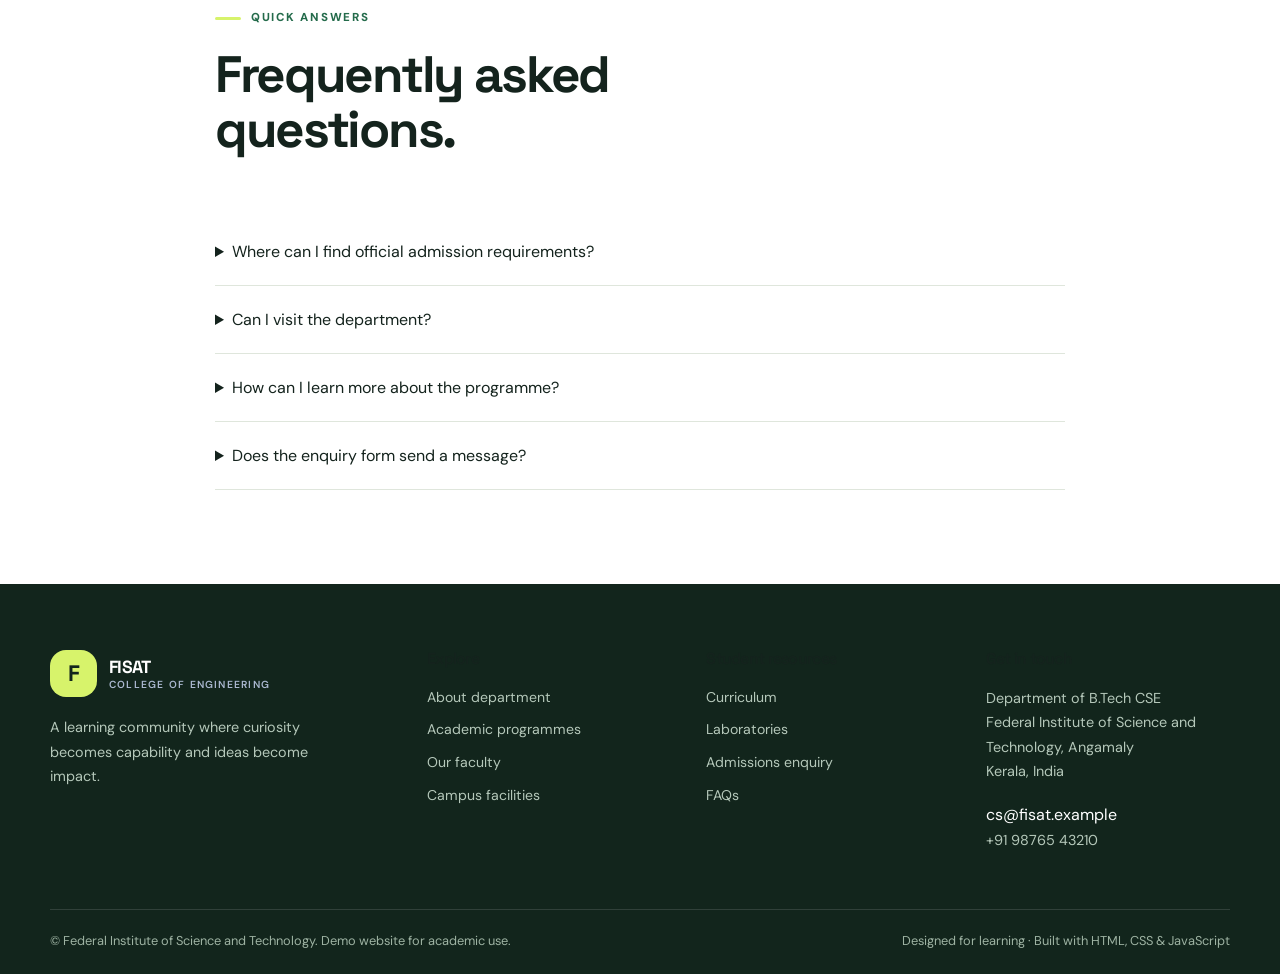
<file: contact.html>
<!doctype html>
<html lang="en">
  <head>
    <meta charset="UTF-8" />
    <meta name="viewport" content="width=device-width, initial-scale=1.0" />
    <meta
      name="description"
      content="Department of B.Tech CSE at Federal Institute of Science and Technology. Explore programmes, faculty, facilities and admissions."
    />
    <title>Contact | Federal Institute of Science and Technology</title>
    <link rel="stylesheet" href="style.css" />
  </head>
  <body>
    <div class="topbar">
      <div class="container">
        <span>✦ Learn today. Lead tomorrow.</span
        ><span>Admissions open · Academic year 2026–27</span>
      </div>
    </div>
    <header class="navbar">
      <div class="container nav-inner">
        <a class="brand" href="index.html"
          ><span class="brand-mark">F</span
          ><span>FISAT <small>College of Engineering</small></span></a
        >
        <button
          class="menu-toggle"
          aria-label="Toggle navigation"
          aria-expanded="false"
        >
          ☰
        </button>
        <nav class="nav-links" aria-label="Main navigation">
          <a href="index.html" data-page="index">Home</a
          ><a href="about.html" data-page="about">About</a
          ><a href="academics.html" data-page="academics">Academics</a
          ><a href="faculty.html" data-page="faculty">Faculty</a
          ><a href="facilities.html" data-page="facilities">Facilities</a
          ><a href="contact.html" data-page="contact" class="active">Contact</a>
        </nav>
        <a class="nav-cta" href="contact.html">Enquire now ↗</a>
      </div>
    </header>

    <main>
      <section class="page-hero">
        <div class="container">
          <div class="breadcrumbs"><a href="index.html">Home</a> / Contact</div>
          <span class="eyebrow">We’re here to help</span>
          <h1>Let’s start a conversation.</h1>
          <p>
            Have a question about the department, programmes or campus
            facilities? Send an enquiry or use the contact information below.
          </p>
        </div>
      </section>
      <section class="section">
        <div class="container contact-grid">
          <div>
            <span class="eyebrow">Contact information</span>
            <h2>Connect with our department.</h2>
            <p>
              Replace these demo details with your college’s official contact
              information before publishing.
            </p>
            <div class="contact-item">
              <div class="icon-box">⌖</div>
              <div>
                <strong>Visit us</strong>
                <p>
                  Department of B.Tech CSE<br />Federal Institute of Science and
                  Technology<br />Angamaly, Kerala, India
                </p>
              </div>
            </div>
            <div class="contact-item">
              <div class="icon-box">✉</div>
              <div>
                <strong>Email</strong>
                <p>
                  <a href="mailto:cs@fisat.example" style="color: var(--blue)"
                    >cs@fisat.example</a
                  ><br />General department enquiries
                </p>
              </div>
            </div>
            <div class="contact-item">
              <div class="icon-box">☎</div>
              <div>
                <strong>Call</strong>
                <p>
                  +91 98765 43210<br />Monday–Friday, 9:00 AM–4:00 PM (sample
                  hours)
                </p>
              </div>
            </div>
            <div class="contact-item">
              <div class="icon-box">◷</div>
              <div>
                <strong>Office hours</strong>
                <p>Monday to Friday<br />9:00 AM – 4:00 PM</p>
              </div>
            </div>
          </div>
          <div class="form-card">
            <h3>Send an enquiry</h3>
            <p>
              Fill in the details below and we’ll help you find the right
              information.
            </p>
            <form id="contact-form">
              <div class="form-grid">
                <div class="field">
                  <label for="name">Full name *</label
                  ><input
                    id="name"
                    name="name"
                    required
                    autocomplete="name"
                    placeholder="Your full name"
                  />
                </div>
                <div class="field">
                  <label for="email">Email address *</label
                  ><input
                    id="email"
                    name="email"
                    type="email"
                    required
                    autocomplete="email"
                    placeholder="you@example.com"
                  />
                </div>
              </div>
              <div class="form-grid">
                <div class="field">
                  <label for="phone">Phone number</label
                  ><input
                    id="phone"
                    name="phone"
                    type="tel"
                    autocomplete="tel"
                    placeholder="+91"
                  />
                </div>
                <div class="field">
                  <label for="topic">Enquiry topic *</label
                  ><select id="topic" name="topic" required>
                    <option value="">Choose a topic</option>
                    <option>Academic programmes</option>
                    <option>Admissions</option>
                    <option>Faculty</option>
                    <option>Facilities</option>
                    <option>Other</option>
                  </select>
                </div>
              </div>
              <div class="field">
                <label for="message">Your message *</label
                ><textarea
                  id="message"
                  name="message"
                  required
                  placeholder="How can we help you?"
                ></textarea>
              </div>
              <button class="btn" type="submit">Submit enquiry ↗</button>
              <div
                class="notice"
                id="form-notice"
                role="status"
                aria-live="polite"
              ></div>
              <p style="font-size: 0.78rem; margin-top: 15px">
                Demo notice: this front-end form does not transmit or store your
                message. Connect it to a secure backend to receive submissions.
              </p>
            </form>
          </div>
        </div>
      </section>
      <section class="section section-white" id="faq">
        <div class="container" style="max-width: 850px">
          <div class="section-head">
            <div>
              <span class="eyebrow">Quick answers</span>
              <h2>Frequently asked questions.</h2>
            </div>
          </div>
          <details class="faq">
            <summary>Where can I find official admission requirements?</summary>
            <p>
              Check your college’s official admission prospectus or contact the
              admissions office. This demonstration site does not provide
              verified eligibility or application deadlines.
            </p>
          </details>
          <details class="faq">
            <summary>Can I visit the department?</summary>
            <p>
              Contact the department in advance to confirm visitor permissions,
              available hours and any campus entry requirements.
            </p>
          </details>
          <details class="faq">
            <summary>How can I learn more about the programme?</summary>
            <p>
              Review the Academics page for a sample overview, then confirm the
              current syllabus and programme details with the college.
            </p>
          </details>
          <details class="faq">
            <summary>Does the enquiry form send a message?</summary>
            <p>
              No. It demonstrates front-end form validation only. A backend or
              trusted form service must be connected for real submissions.
            </p>
          </details>
        </div>
      </section>
    </main>

    <footer class="footer">
      <div class="container">
        <div class="footer-grid">
          <div>
            <a class="brand" href="index.html"
              ><span class="brand-mark">F</span
              ><span style="color: white"
                >FISAT
                <small style="color: #aab8d0"
                  >College of Engineering</small
                ></span
              ></a
            >
            <p style="margin-top: 18px; max-width: 310px">
              A learning community where curiosity becomes capability and ideas
              become impact.
            </p>
          </div>
          <div>
            <h4>Explore</h4>
            <div class="footer-links">
              <a href="about.html">About department</a
              ><a href="academics.html">Academic programmes</a
              ><a href="faculty.html">Our faculty</a
              ><a href="facilities.html">Campus facilities</a>
            </div>
          </div>
          <div>
            <h4>Student resources</h4>
            <div class="footer-links">
              <a href="academics.html#curriculum">Curriculum</a
              ><a href="facilities.html#labs">Laboratories</a
              ><a href="contact.html">Admissions enquiry</a
              ><a href="contact.html#faq">FAQs</a>
            </div>
          </div>
          <div>
            <h4>Get in touch</h4>
            <p>
              Department of B.Tech CSE<br />Federal Institute of Science and
              Technology, Angamaly<br />Kerala, India
            </p>
            <a href="mailto:cs@fisat.example">cs@fisat.example</a>
            <p>+91 98765 43210</p>
          </div>
        </div>
        <div class="footer-bottom">
          <span
            >© <span data-year></span> Federal Institute of Science and
            Technology. Demo website for academic use.</span
          ><span
            >Designed for learning · Built with HTML, CSS & JavaScript</span
          >
        </div>
      </div>
    </footer>
    <script src="script.js"></script>
  </body>
</html>
</file>
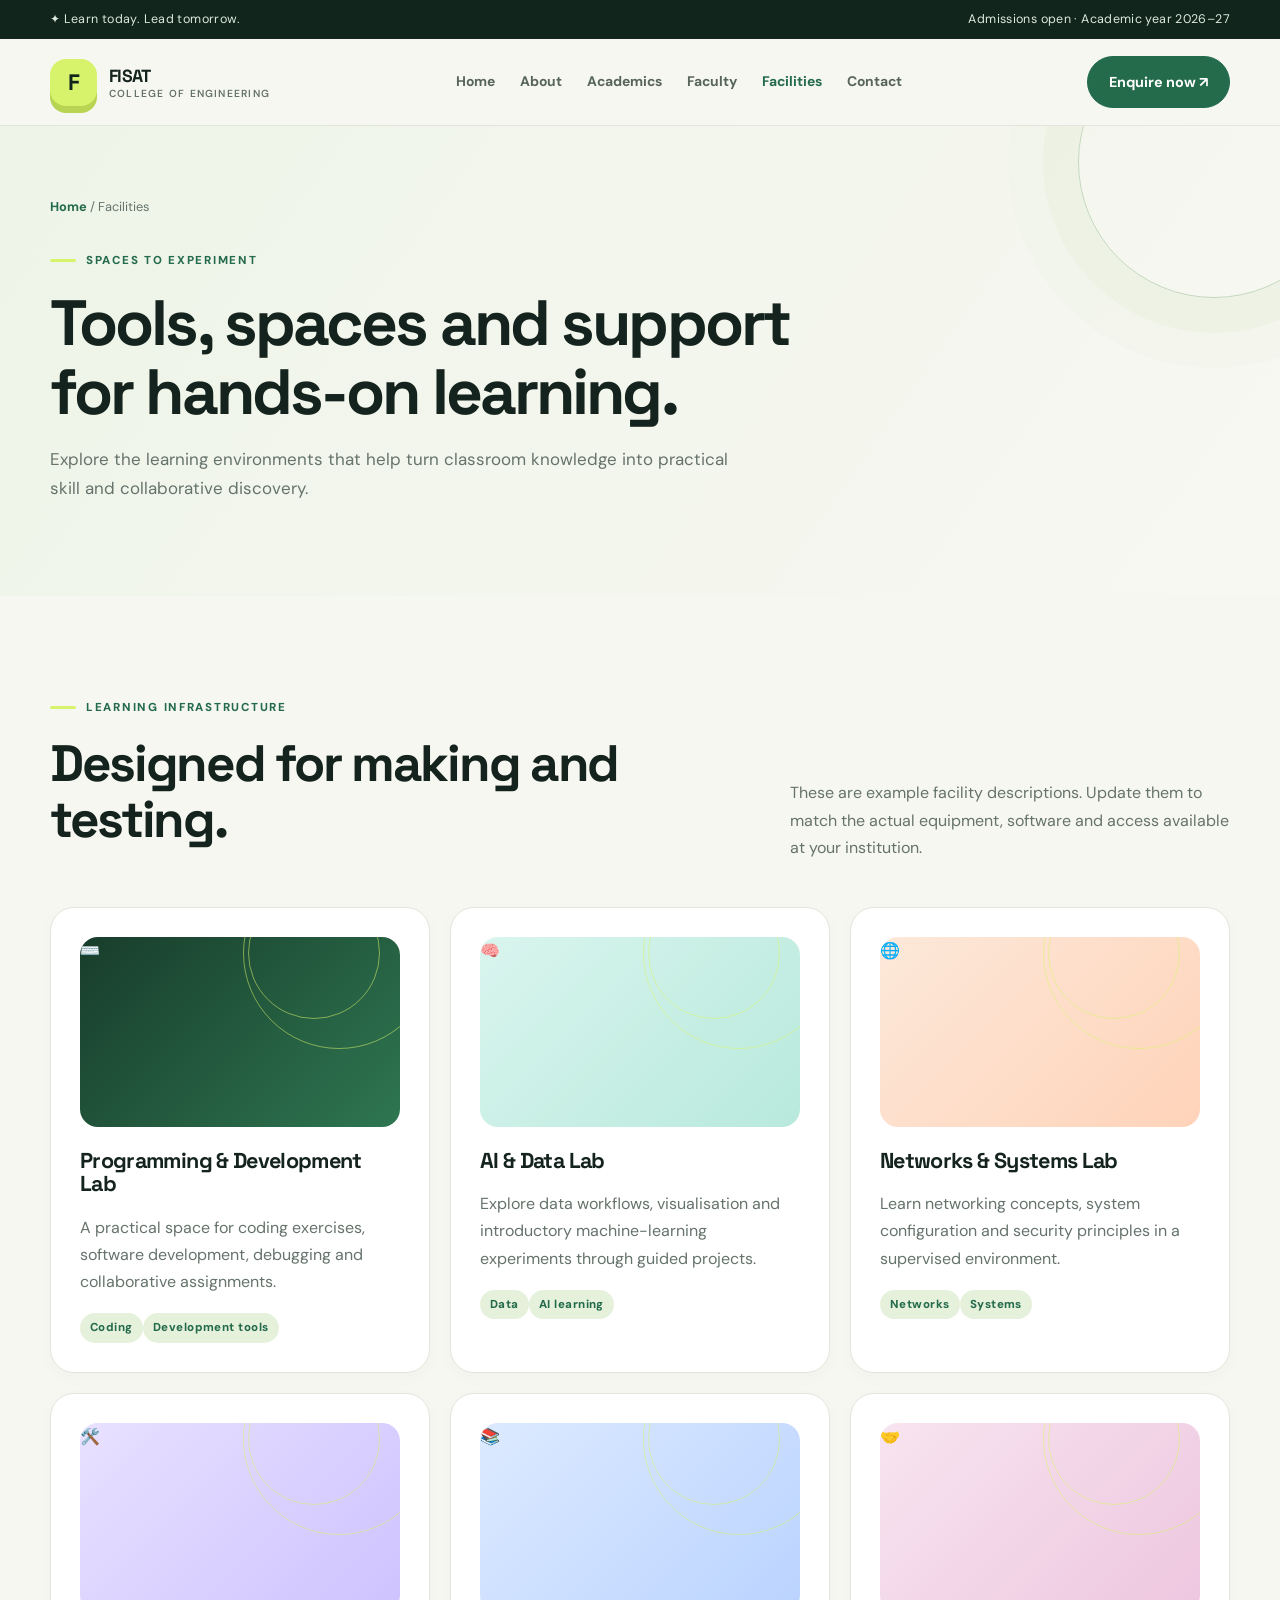
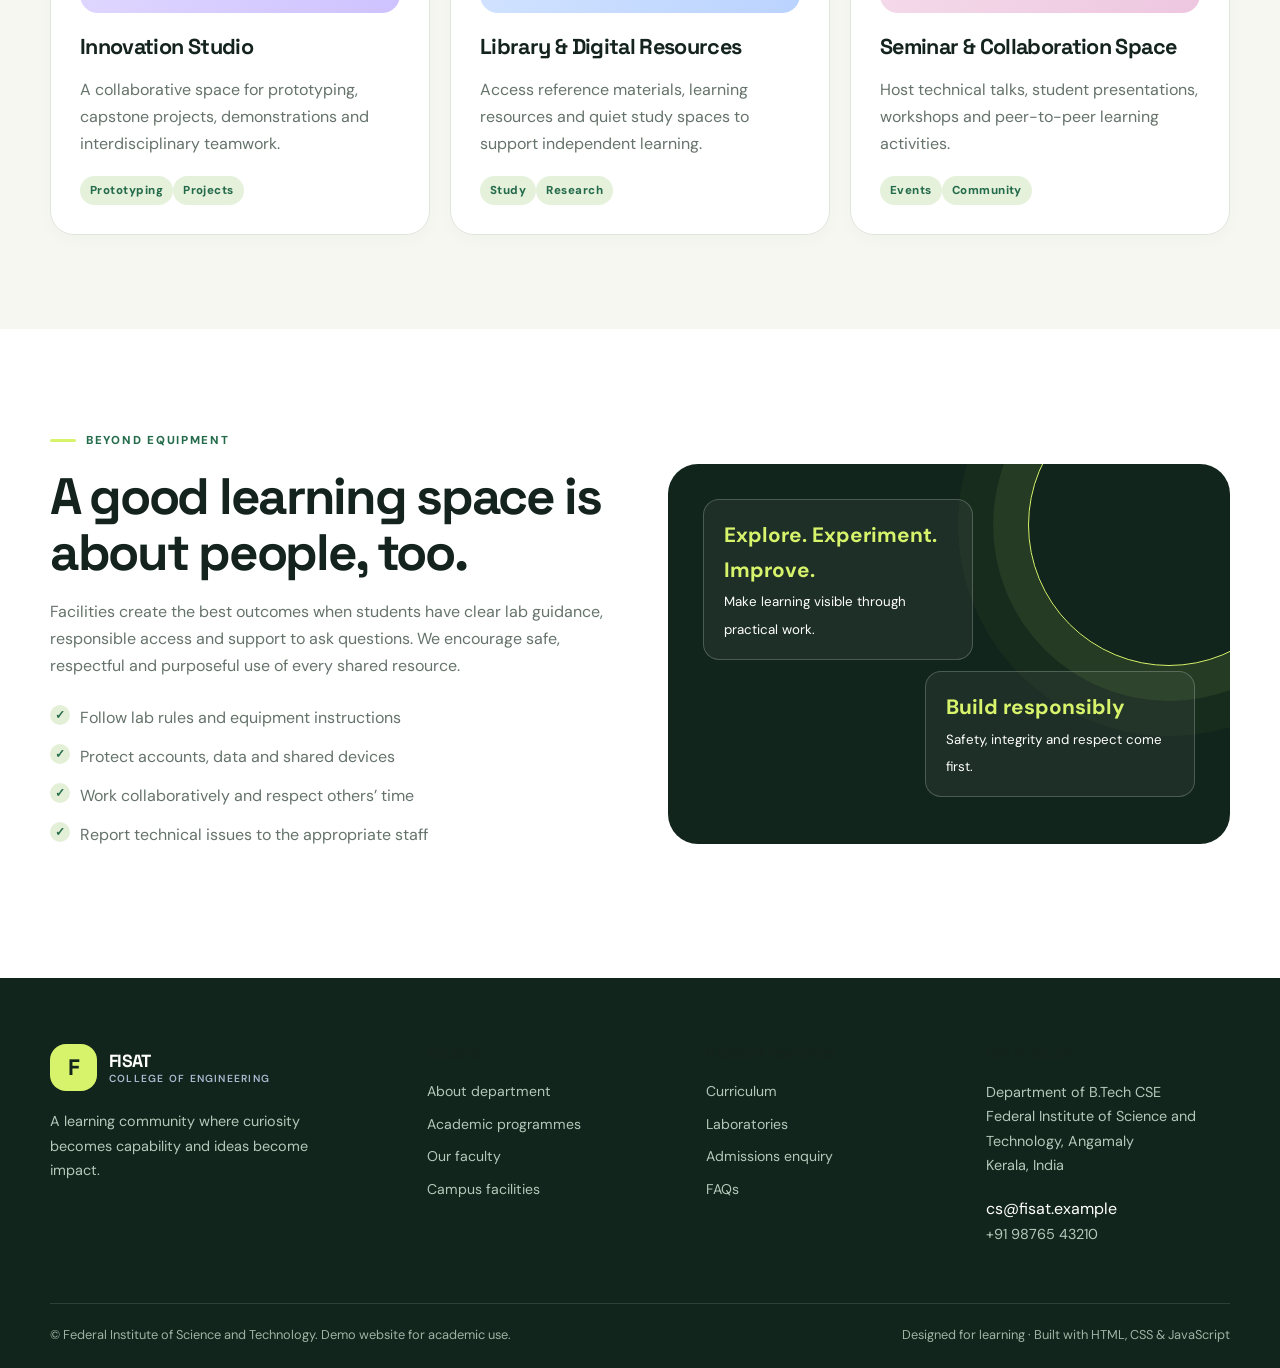
<file: facilities.html>
<!doctype html>
<html lang="en">
  <head>
    <meta charset="UTF-8" />
    <meta name="viewport" content="width=device-width, initial-scale=1.0" />
    <meta
      name="description"
      content="Department of B.Tech CSE at Federal Institute of Science and Technology. Explore programmes, faculty, facilities and admissions."
    />
    <title>Facilities | Federal Institute of Science and Technology</title>
    <link rel="stylesheet" href="style.css" />
  </head>
  <body>
    <div class="topbar">
      <div class="container">
        <span>✦ Learn today. Lead tomorrow.</span
        ><span>Admissions open · Academic year 2026–27</span>
      </div>
    </div>
    <header class="navbar">
      <div class="container nav-inner">
        <a class="brand" href="index.html"
          ><span class="brand-mark">F</span
          ><span>FISAT <small>College of Engineering</small></span></a
        >
        <button
          class="menu-toggle"
          aria-label="Toggle navigation"
          aria-expanded="false"
        >
          ☰
        </button>
        <nav class="nav-links" aria-label="Main navigation">
          <a href="index.html" data-page="index">Home</a
          ><a href="about.html" data-page="about">About</a
          ><a href="academics.html" data-page="academics">Academics</a
          ><a href="faculty.html" data-page="faculty">Faculty</a
          ><a href="facilities.html" data-page="facilities" class="active"
            >Facilities</a
          ><a href="contact.html" data-page="contact">Contact</a>
        </nav>
        <a class="nav-cta" href="contact.html">Enquire now ↗</a>
      </div>
    </header>

    <main>
      <section class="page-hero">
        <div class="container">
          <div class="breadcrumbs">
            <a href="index.html">Home</a> / Facilities
          </div>
          <span class="eyebrow">Spaces to experiment</span>
          <h1>Tools, spaces and support<br />for hands-on learning.</h1>
          <p>
            Explore the learning environments that help turn classroom knowledge
            into practical skill and collaborative discovery.
          </p>
        </div>
      </section>
      <section class="section" id="labs">
        <div class="container">
          <div class="section-head">
            <div>
              <span class="eyebrow">Learning infrastructure</span>
              <h2>Designed for making and testing.</h2>
            </div>
            <p>
              These are example facility descriptions. Update them to match the
              actual equipment, software and access available at your
              institution.
            </p>
          </div>
          <div class="cards">
            <article class="card">
              <div class="facility-art">⌨️</div>
              <h3>Programming & Development Lab</h3>
              <p>
                A practical space for coding exercises, software development,
                debugging and collaborative assignments.
              </p>
              <span class="tag">Coding</span
              ><span class="tag">Development tools</span>
            </article>
            <article class="card">
              <div
                class="facility-art"
                style="background: linear-gradient(135deg, #d9f5ee, #b8e9dc)"
              >
                🧠
              </div>
              <h3>AI & Data Lab</h3>
              <p>
                Explore data workflows, visualisation and introductory
                machine-learning experiments through guided projects.
              </p>
              <span class="tag">Data</span><span class="tag">AI learning</span>
            </article>
            <article class="card">
              <div
                class="facility-art"
                style="background: linear-gradient(135deg, #fce8d9, #ffd3b9)"
              >
                🌐
              </div>
              <h3>Networks & Systems Lab</h3>
              <p>
                Learn networking concepts, system configuration and security
                principles in a supervised environment.
              </p>
              <span class="tag">Networks</span><span class="tag">Systems</span>
            </article>
            <article class="card">
              <div
                class="facility-art"
                style="background: linear-gradient(135deg, #e8e1ff, #cec2ff)"
              >
                🛠️
              </div>
              <h3>Innovation Studio</h3>
              <p>
                A collaborative space for prototyping, capstone projects,
                demonstrations and interdisciplinary teamwork.
              </p>
              <span class="tag">Prototyping</span
              ><span class="tag">Projects</span>
            </article>
            <article class="card">
              <div
                class="facility-art"
                style="background: linear-gradient(135deg, #dceaff, #bad3ff)"
              >
                📚
              </div>
              <h3>Library & Digital Resources</h3>
              <p>
                Access reference materials, learning resources and quiet study
                spaces to support independent learning.
              </p>
              <span class="tag">Study</span><span class="tag">Research</span>
            </article>
            <article class="card">
              <div
                class="facility-art"
                style="background: linear-gradient(135deg, #f8e4f0, #edc6df)"
              >
                🤝
              </div>
              <h3>Seminar & Collaboration Space</h3>
              <p>
                Host technical talks, student presentations, workshops and
                peer-to-peer learning activities.
              </p>
              <span class="tag">Events</span><span class="tag">Community</span>
            </article>
          </div>
        </div>
      </section>
      <section class="section section-white">
        <div class="container split">
          <div>
            <span class="eyebrow">Beyond equipment</span>
            <h2>A good learning space is about people, too.</h2>
            <p>
              Facilities create the best outcomes when students have clear lab
              guidance, responsible access and support to ask questions. We
              encourage safe, respectful and purposeful use of every shared
              resource.
            </p>
            <ul class="check-list">
              <li>Follow lab rules and equipment instructions</li>
              <li>Protect accounts, data and shared devices</li>
              <li>Work collaboratively and respect others’ time</li>
              <li>Report technical issues to the appropriate staff</li>
            </ul>
          </div>
          <div class="visual-panel">
            <div class="mini-card">
              <strong>Explore. Experiment. Improve.</strong
              ><small>Make learning visible through practical work.</small>
            </div>
            <div class="mini-card" style="margin-left: auto">
              <strong>Build responsibly</strong
              ><small>Safety, integrity and respect come first.</small>
            </div>
            <div class="orb"></div>
          </div>
        </div>
      </section>
    </main>

    <footer class="footer">
      <div class="container">
        <div class="footer-grid">
          <div>
            <a class="brand" href="index.html"
              ><span class="brand-mark">F</span
              ><span style="color: white"
                >FISAT
                <small style="color: #aab8d0"
                  >College of Engineering</small
                ></span
              ></a
            >
            <p style="margin-top: 18px; max-width: 310px">
              A learning community where curiosity becomes capability and ideas
              become impact.
            </p>
          </div>
          <div>
            <h4>Explore</h4>
            <div class="footer-links">
              <a href="about.html">About department</a
              ><a href="academics.html">Academic programmes</a
              ><a href="faculty.html">Our faculty</a
              ><a href="facilities.html">Campus facilities</a>
            </div>
          </div>
          <div>
            <h4>Student resources</h4>
            <div class="footer-links">
              <a href="academics.html#curriculum">Curriculum</a
              ><a href="facilities.html#labs">Laboratories</a
              ><a href="contact.html">Admissions enquiry</a
              ><a href="contact.html#faq">FAQs</a>
            </div>
          </div>
          <div>
            <h4>Get in touch</h4>
            <p>
              Department of B.Tech CSE<br />Federal Institute of Science and
              Technology, Angamaly<br />Kerala, India
            </p>
            <a href="mailto:cs@fisat.example">cs@fisat.example</a>
            <p>+91 98765 43210</p>
          </div>
        </div>
        <div class="footer-bottom">
          <span
            >© <span data-year></span> Federal Institute of Science and
            Technology. Demo website for academic use.</span
          ><span
            >Designed for learning · Built with HTML, CSS & JavaScript</span
          >
        </div>
      </div>
    </footer>
    <script src="script.js"></script>
  </body>
</html>
</file>
<file: style.css>
@import url('https://fonts.googleapis.com/css2?family=DM+Sans:wght@400;500;600;700&family=Space+Grotesk:wght@400;500;600;700&display=swap');
:root{--ink:#14231d;--muted:#65736b;--paper:#f7f7f1;--white:#fff;--green:#246b4b;--green2:#a8e0b9;--lime:#d7f36b;--line:#dfe6dc;--dark:#12251c;--shadow:0 22px 60px rgba(20,45,31,.10);--radius:24px}
*{box-sizing:border-box}html{scroll-behavior:smooth;scroll-padding-top:100px}body{margin:0;font-family:'DM Sans',sans-serif;color:var(--ink);background:var(--paper);line-height:1.7}h1,h2,h3,h4{font-family:'Space Grotesk',sans-serif;line-height:1.08;letter-spacing:-.045em;margin:0 0 18px;color:var(--ink)}h1{font-size:clamp(2.8rem,6vw,5.8rem)}h2{font-size:clamp(2.1rem,4vw,3.6rem)}h3{font-size:1.35rem;letter-spacing:-.03em}p{margin:0 0 17px;color:var(--muted)}a{color:inherit;text-decoration:none}img{max-width:100%}.container{width:min(1180px,calc(100% - 44px));margin:auto}
.topbar{background:var(--dark);color:#dce9dd;padding:9px 0;font-size:.78rem;letter-spacing:.03em}.topbar .container{display:flex;justify-content:space-between;gap:12px;flex-wrap:wrap}.navbar{position:sticky;top:0;z-index:30;background:rgba(247,247,241,.91);backdrop-filter:blur(18px);border-bottom:1px solid rgba(20,35,29,.09)}.nav-inner{min-height:86px;display:flex;align-items:center;justify-content:space-between;gap:24px}.brand{display:flex;align-items:center;gap:12px;font:700 1.1rem 'Space Grotesk',sans-serif;letter-spacing:-.04em}.brand-mark{width:47px;height:47px;border-radius:16px;display:grid;place-items:center;color:var(--dark);background:var(--lime);font-size:1.4rem;box-shadow:0 7px 0 #b7d453}.brand small{display:block;color:var(--muted);font:600 .64rem 'DM Sans',sans-serif;letter-spacing:.12em;text-transform:uppercase}.nav-links{display:flex;align-items:center;gap:25px}.nav-links a{font-size:.87rem;font-weight:700;color:#56645b;transition:color .2s,transform .2s}.nav-links a:hover,.nav-links a.active{color:var(--green)}.nav-links a:hover{transform:translateY(-2px)}.nav-cta,.btn{display:inline-flex;align-items:center;justify-content:center;gap:9px;border:1px solid var(--green);border-radius:999px;padding:13px 21px;background:var(--green);color:#fff;font-weight:700;font-size:.9rem;transition:transform .25s,box-shadow .25s,background .25s}.nav-cta:hover,.btn:hover{transform:translateY(-3px);box-shadow:0 12px 24px #246b4b30;background:#174b34}.btn-light{background:var(--white);border-color:var(--line);color:var(--ink)}.btn-light:hover{background:#eef4e9;color:var(--ink)}.btn-outline{background:transparent;color:var(--green);border-color:#b6c9b8}.menu-toggle{display:none;background:var(--white);border:1px solid var(--line);border-radius:12px;padding:8px 12px;font-size:1.3rem;color:var(--ink)}
.eyebrow{display:inline-flex;align-items:center;gap:10px;color:var(--green);font-weight:800;text-transform:uppercase;letter-spacing:.15em;font-size:.72rem;margin-bottom:19px}.eyebrow:before{content:'';width:26px;height:3px;background:var(--lime);border-radius:5px}.hero{position:relative;overflow:hidden;padding:94px 0 82px;background:radial-gradient(circle at 78% 24%,#dcebcf 0,transparent 27%),linear-gradient(130deg,#f8f8f2 0%,#eef4e8 100%)}.hero:after{content:'';position:absolute;width:360px;height:360px;border:1px solid #c5d7bc;border-radius:50%;right:-130px;bottom:-220px;box-shadow:0 0 0 35px #dce8d344,0 0 0 70px #dce8d322;pointer-events:none}.hero-grid{position:relative;z-index:1;display:grid;grid-template-columns:1.1fr .9fr;align-items:center;gap:60px}.hero h1 span{color:var(--green)}.hero p{font-size:1.08rem;max-width:600px}.hero-actions{display:flex;gap:12px;flex-wrap:wrap;margin:29px 0 34px}.hero-note{display:flex;align-items:center;gap:14px;font-size:.88rem;color:var(--muted)}.avatar-stack{display:flex}.avatar-stack span{width:38px;height:38px;border-radius:50%;display:grid;place-items:center;margin-right:-8px;border:3px solid var(--paper);background:var(--dark);color:var(--lime);font-size:.65rem;font-weight:800}.hero-art{min-height:420px;padding:35px;border-radius:32px;background:var(--dark);color:#fff;position:relative;overflow:hidden;display:flex;flex-direction:column;justify-content:space-between;box-shadow:0 28px 65px #152d1f2c;isolation:isolate}.hero-art:before{content:'';position:absolute;width:310px;height:310px;border-radius:50%;background:var(--green);right:-80px;top:-75px;z-index:-1}.hero-art:after{content:'';position:absolute;width:230px;height:230px;border:1px solid #d7f36b88;border-radius:50%;right:12px;top:34px;box-shadow:0 0 0 25px #d7f36b13,0 0 0 50px #d7f36b0a;z-index:-1}.art-kicker{font-size:.72rem;text-transform:uppercase;letter-spacing:.17em;color:var(--lime);font-weight:800}.art-title{font:700 clamp(2.1rem,4vw,3.3rem)/1.1 'Space Grotesk',sans-serif;letter-spacing:-.055em;max-width:390px}.art-bottom{display:flex;align-items:end;justify-content:space-between;gap:15px}.art-stat strong{display:block;font:700 1.45rem 'Space Grotesk',sans-serif}.art-stat span{color:#b5c9b9;font-size:.8rem}.art-symbol{width:65px;height:65px;border-radius:22px;display:grid;place-items:center;background:var(--lime);color:var(--dark);font-size:2rem;transform:rotate(-8deg)}
.stats{background:var(--dark);color:#fff;padding:29px 0}.stats-grid{display:grid;grid-template-columns:repeat(4,1fr)}.stat{padding:8px 28px;border-right:1px solid #ffffff20}.stat:first-child{padding-left:0}.stat:last-child{border:0}.stat strong{display:block;color:var(--lime);font:700 clamp(1.6rem,3vw,2.4rem) 'Space Grotesk',sans-serif;letter-spacing:-.05em}.stat span{font-size:.82rem;color:#c0d0c4}.section{padding:94px 0}.section-white{background:#fff}.section-head{display:flex;align-items:end;justify-content:space-between;gap:40px;margin-bottom:42px}.section-head>div{max-width:620px}.section-head>p{max-width:440px;margin-bottom:4px}.cards{display:grid;grid-template-columns:repeat(3,1fr);gap:20px}.card{background:#fff;border:1px solid var(--line);border-radius:var(--radius);padding:29px;box-shadow:0 5px 18px #203d2b06;transition:transform .25s,box-shadow .25s,border-color .25s}.card:hover{transform:translateY(-7px);box-shadow:var(--shadow);border-color:#b6d2b8}.section-white .card{background:var(--paper)}.icon-box{width:52px;height:52px;border-radius:17px;display:grid;place-items:center;background:#e8f1df;color:var(--green);font-size:1.35rem;margin-bottom:23px}.text-link{display:inline-flex;align-items:center;gap:7px;color:var(--green);font-size:.9rem;font-weight:800;margin-top:4px}.text-link:hover{gap:12px}.banner{padding:42px 46px;border-radius:28px;background:var(--lime);display:flex;align-items:center;justify-content:space-between;gap:28px;position:relative;overflow:hidden}.banner h2{max-width:660px;margin-bottom:10px}.banner p{color:#495a3a;margin:0;max-width:620px}.banner .btn{flex-shrink:0;background:var(--dark);border-color:var(--dark)}
.page-hero{padding:70px 0 76px;background:linear-gradient(125deg,#eef4e8,#f8f8f2);position:relative;overflow:hidden}.page-hero:after{content:'';position:absolute;width:270px;height:270px;border:1px solid #c4d8bd;border-radius:50%;right:-70px;top:-100px;box-shadow:0 0 0 35px #dce8d344,0 0 0 70px #dce8d322}.page-hero .container{position:relative;z-index:1}.page-hero h1{font-size:clamp(2.7rem,5vw,4.8rem);max-width:900px}.page-hero p{font-size:1.06rem;max-width:700px}.breadcrumbs{font-size:.8rem;color:var(--muted);margin-bottom:25px}.breadcrumbs a{color:var(--green);font-weight:700}.split{display:grid;grid-template-columns:1fr 1fr;gap:55px;align-items:center}.visual-panel{min-height:380px;border-radius:30px;background:var(--dark);padding:35px;color:#fff;position:relative;overflow:hidden;display:flex;flex-direction:column;justify-content:space-between}.visual-panel:after{content:'';position:absolute;width:280px;height:280px;right:-80px;top:-80px;border:1px solid var(--lime);border-radius:50%;box-shadow:0 0 0 35px #d7f36b12,0 0 0 70px #d7f36b08}.visual-panel>*{position:relative;z-index:1}.visual-panel h3{font-size:2rem;color:#fff;max-width:350px}.mini-card{padding:17px 20px;border:1px solid #ffffff35;border-radius:16px;background:#ffffff0c;max-width:270px}.mini-card strong{display:block;color:var(--lime);font-size:1.3rem}.check-list{list-style:none;padding:0;margin:24px 0}.check-list li{position:relative;padding:0 0 12px 30px;color:var(--muted)}.check-list li:before{content:'✓';position:absolute;left:0;top:1px;width:20px;height:20px;border-radius:50%;background:#e3f0d7;color:var(--green);font-weight:800;text-align:center;line-height:20px;font-size:.75rem}.programme .tag,.tag{display:inline-block;border-radius:999px;background:#e6f1dc;color:var(--green);padding:5px 10px;font-size:.72rem;font-weight:800;letter-spacing:.04em}.meta{display:flex;gap:9px;flex-wrap:wrap;margin:15px 0}.faculty-cards{grid-template-columns:repeat(3,1fr)}.profile{padding:0;overflow:hidden}.profile-top{min-height:155px;padding:25px;background:linear-gradient(135deg,var(--dark),#285c40);position:relative}.profile-top:after{content:'';position:absolute;width:115px;height:115px;border:1px solid #d7f36b8a;border-radius:50%;right:20px;top:20px;box-shadow:0 0 0 17px #d7f36b10}.portrait-caption{position:absolute;bottom:17px;left:25px;color:var(--lime);font-size:.75rem;font-weight:800;letter-spacing:.1em;text-transform:uppercase}.profile-body{padding:25px}.role{font-size:.85rem;color:var(--green);font-weight:800}.notice,.notice-box{border:1px solid #d4e4ca;background:#f0f6e9;padding:18px 22px;border-radius:17px;color:#53654e}.notice-box{margin-top:25px}.facility-art{min-height:190px;background:linear-gradient(135deg,#183d2b,#2e7651);border-radius:18px;margin-bottom:22px;position:relative;overflow:hidden}.facility-art:before,.facility-art:after{content:'';position:absolute;border:1px solid #d7f36b88;border-radius:50%;width:190px;height:190px;right:-35px;top:-80px}.facility-art:after{width:130px;height:130px;right:20px;top:-50px}.contact-grid{display:grid;grid-template-columns:.9fr 1.1fr;gap:48px;align-items:start}.contact-item{display:flex;gap:16px;margin:25px 0}.contact-item .icon-box{flex-shrink:0;margin:0}.contact-item strong{display:block;margin-bottom:4px}.form-card{padding:32px;border-radius:26px;background:#fff;border:1px solid var(--line);box-shadow:var(--shadow)}.form-card h3{font-size:1.7rem}.form-grid{display:grid;grid-template-columns:1fr 1fr;gap:18px}.field{display:flex;flex-direction:column;gap:7px;margin-bottom:17px}.field label{font-size:.84rem;font-weight:800}.field input,.field textarea,.field select{width:100%;font:inherit;padding:13px 15px;border:1px solid #d7e0d6;border-radius:13px;background:#fbfcf8;outline:none;transition:border .2s,box-shadow .2s}.field input:focus,.field textarea:focus,.field select:focus{border-color:var(--green);box-shadow:0 0 0 3px #246b4b17}.field textarea{min-height:130px;resize:vertical}.faq{padding:20px 0;border-bottom:1px solid var(--line)}.faq h3{font-size:1.1rem;margin-bottom:8px}.footer{background:var(--dark);color:#fff;padding:66px 0 22px}.footer-grid{display:grid;grid-template-columns:1.4fr 1fr 1fr 1fr;gap:35px;padding-bottom:40px}.footer p{color:#b5c8ba;font-size:.9rem}.footer h3{color:#fff;font-size:1rem;letter-spacing:0;margin-bottom:17px}.footer-links{display:flex;flex-direction:column;gap:9px;color:#b5c8ba;font-size:.88rem}.footer-links a:hover{color:var(--lime)}.footer .brand{color:#fff;margin-bottom:18px}.footer .brand small{color:#b5c8ba}.footer .brand-mark{box-shadow:none}.footer-bottom{border-top:1px solid #ffffff20;padding-top:20px;display:flex;justify-content:space-between;gap:15px;flex-wrap:wrap;color:#9eb3a3;font-size:.8rem}
@keyframes rise{from{opacity:0;transform:translateY(18px)}to{opacity:1;transform:translateY(0)}}.hero-grid>*,.page-hero .container>*{animation:rise .65s both}.hero-grid>*:nth-child(2){animation-delay:.12s}.card{animation:rise .5s both}@media(max-width:950px){.nav-links{gap:13px}.nav-links a{font-size:.8rem}.nav-cta{padding:11px 15px}.hero-grid{gap:35px}.hero-art{min-height:370px}.section-head{align-items:start;flex-direction:column;gap:12px}.footer-grid{grid-template-columns:repeat(2,1fr)}}@media(max-width:760px){.container{width:min(100% - 32px,600px)}.topbar .container{justify-content:center;text-align:center}.nav-inner{min-height:72px}.menu-toggle{display:block}.nav-cta{display:none}.nav-links{display:none;position:absolute;top:72px;left:0;right:0;background:var(--paper);padding:16px 24px 24px;border-bottom:1px solid var(--line);box-shadow:var(--shadow);flex-direction:column;align-items:stretch;gap:0}.nav-links.open{display:flex}.nav-links a{padding:11px 0;font-size:.95rem;border-bottom:1px solid #e6ebe2}.nav-links a:last-child{border:0}.hero{padding:58px 0 52px}.hero-grid,.split,.contact-grid{grid-template-columns:1fr;gap:30px}.hero h1{font-size:clamp(2.7rem,12vw,4.4rem)}.hero-art{min-height:340px;padding:27px}.stats-grid{grid-template-columns:repeat(2,1fr);gap:15px 0}.stat{padding:10px 14px;border:0;border-bottom:1px solid #ffffff20}.stat:nth-child(odd){padding-left:0;border-right:1px solid #ffffff20}.stat:nth-child(even){padding-right:0}.section{padding:65px 0}.cards,.faculty-cards{grid-template-columns:1fr}.section-head{margin-bottom:28px}.banner{padding:29px;display:block}.banner .btn{margin-top:22px}.page-hero{padding:49px 0 55px}.page-hero h1{font-size:clamp(2.5rem,11vw,4rem)}.visual-panel{min-height:310px}.form-grid{grid-template-columns:1fr;gap:0}.form-card{padding:23px}.footer-grid{grid-template-columns:1fr 1fr;gap:28px}.footer-grid>div:first-child{grid-column:1/-1}.footer{padding-top:48px}}@media(max-width:420px){.footer-grid{grid-template-columns:1fr}.footer-grid>div:first-child{grid-column:auto}.hero-actions .btn{width:100%}.art-title{font-size:2.2rem}}@media(prefers-reduced-motion:reduce){*,*:before,*:after{animation:none!important;transition:none!important;scroll-behavior:auto!important}}
</file>
